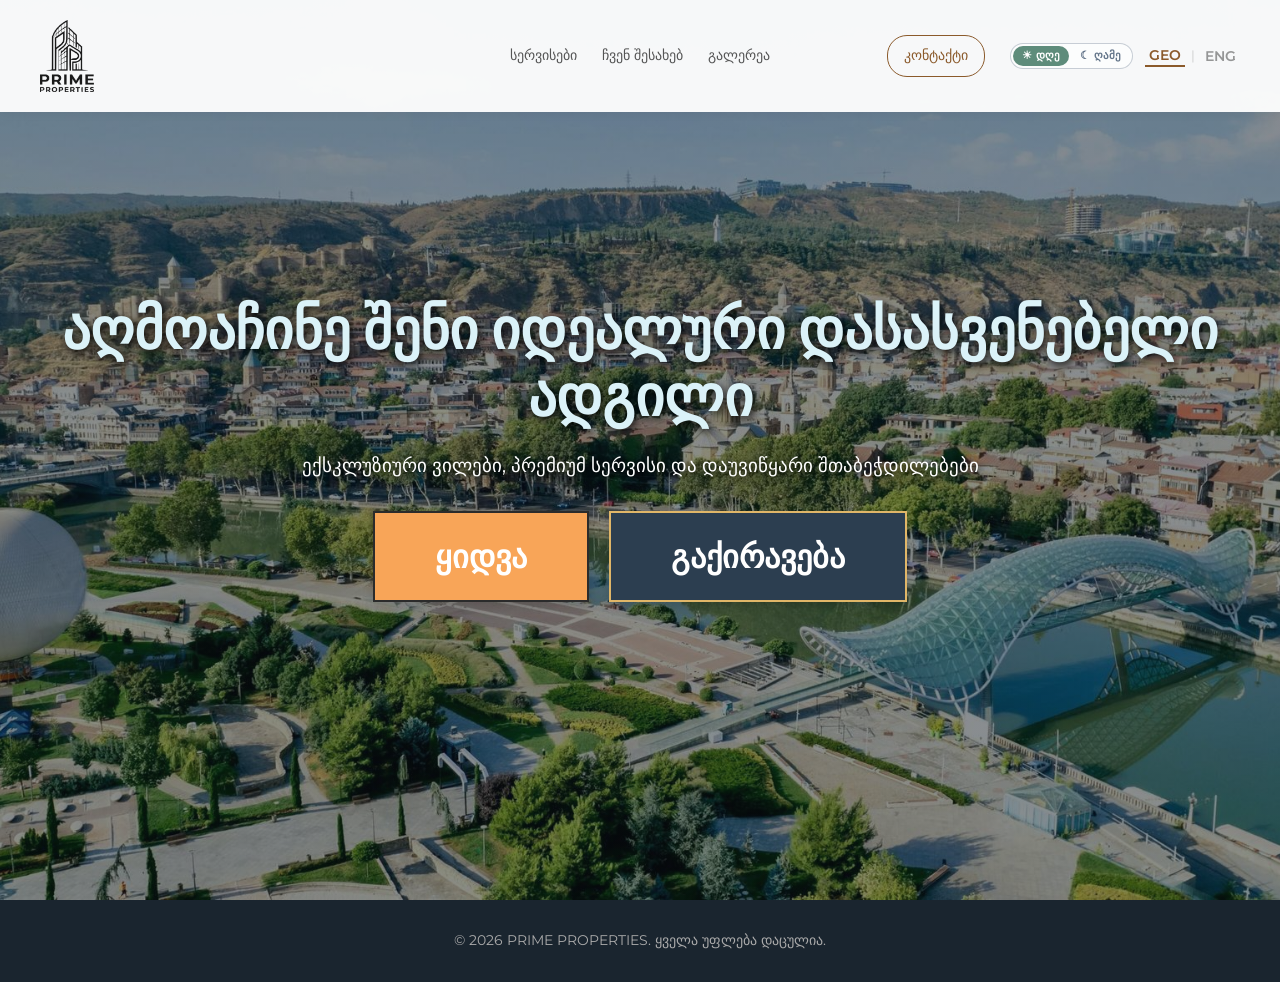
<file: index.html>
<!DOCTYPE html>
<html lang="ka">
<head>
    <meta charset="UTF-8">
    <meta name="viewport" content="width=device-width, initial-scale=1.0">
    <title>PRIME PROPERTIES | Real Estate & Villa Rentals</title>
    <!-- Google Fonts -->
    <link rel="preconnect" href="https://fonts.googleapis.com">
    <link rel="preconnect" href="https://fonts.gstatic.com" crossorigin>
    <link href="https://fonts.googleapis.com/css2?family=Cormorant+Garamond:wght@400;600&family=Montserrat:wght@300;400;500;600&display=swap" rel="stylesheet">
    <link rel="stylesheet" href="style.css">
<link rel="stylesheet" href="theme.css">
<script src="theme.js"></script>
</head>
<body>

    <!-- Header / Navigation -->
    <header class="navbar navbar-home">
        <a href="index.html" class="logo" aria-label="PRIME PROPERTIES"><img src="logo.png" alt="PRIME PROPERTIES"></a>
        <!-- შუაში: სერვისები / ჩვენ შესახებ / გალერეა -->
        <nav class="nav-links nav-center">
            <a href="services.html" data-i18n="nav_services">სერვისები</a>
            <a href="about.html" data-i18n="nav_about">ჩვენ შესახებ</a>
            <a href="gallery.html" data-i18n="nav_gallery">გალერეა</a>
        </nav>
        <!-- მარჯვნივ: კონტაქტი + გადამრთველები -->
        <div class="nav-links nav-right">
            <a href="contact.html" class="btn-nav" data-i18n="nav_contact">კონტაქტი</a>

            <!-- ენის გადართვის ღილაკები -->
            <div class="lang-switch">
                <button type="button" class="lang-btn active" onclick="changeLanguage('ka')">GEO</button>
                <span class="lang-divider">|</span>
                <button type="button" class="lang-btn" onclick="changeLanguage('en')">ENG</button>
            </div>
        </div>
    </header>

    <!-- Hero Section -->
    <section class="hero">
        <div class="hero-content">
            <h1 data-i18n="hero_title">აღმოაჩინე შენი იდეალური დასასვენებელი ადგილი</h1>
            <p data-i18n="hero_subtitle">ექსკლუზიური ვილები, პრემიუმ სერვისი და დაუვიწყარი შთაბეჭდილებები</p>
            
            <div class="hero-buttons">
                <a href="seal.html" class="btn-primary btn-sell" data-i18n="btn_buy">ყიდვა</a>
                <a href="rent.html" class="btn-primary btn-rent" data-i18n="btn_rent">გაქირავება</a>
            </div>
        </div>
    </section>

    <!-- Footer -->
    <footer>
        <p data-i18n="footer_rights">&copy; 2026 PRIME PROPERTIES. ყველა უფლება დაცულია.</p>
    </footer>

    <script src="script.js"></script>
</body>
</html>
</file>
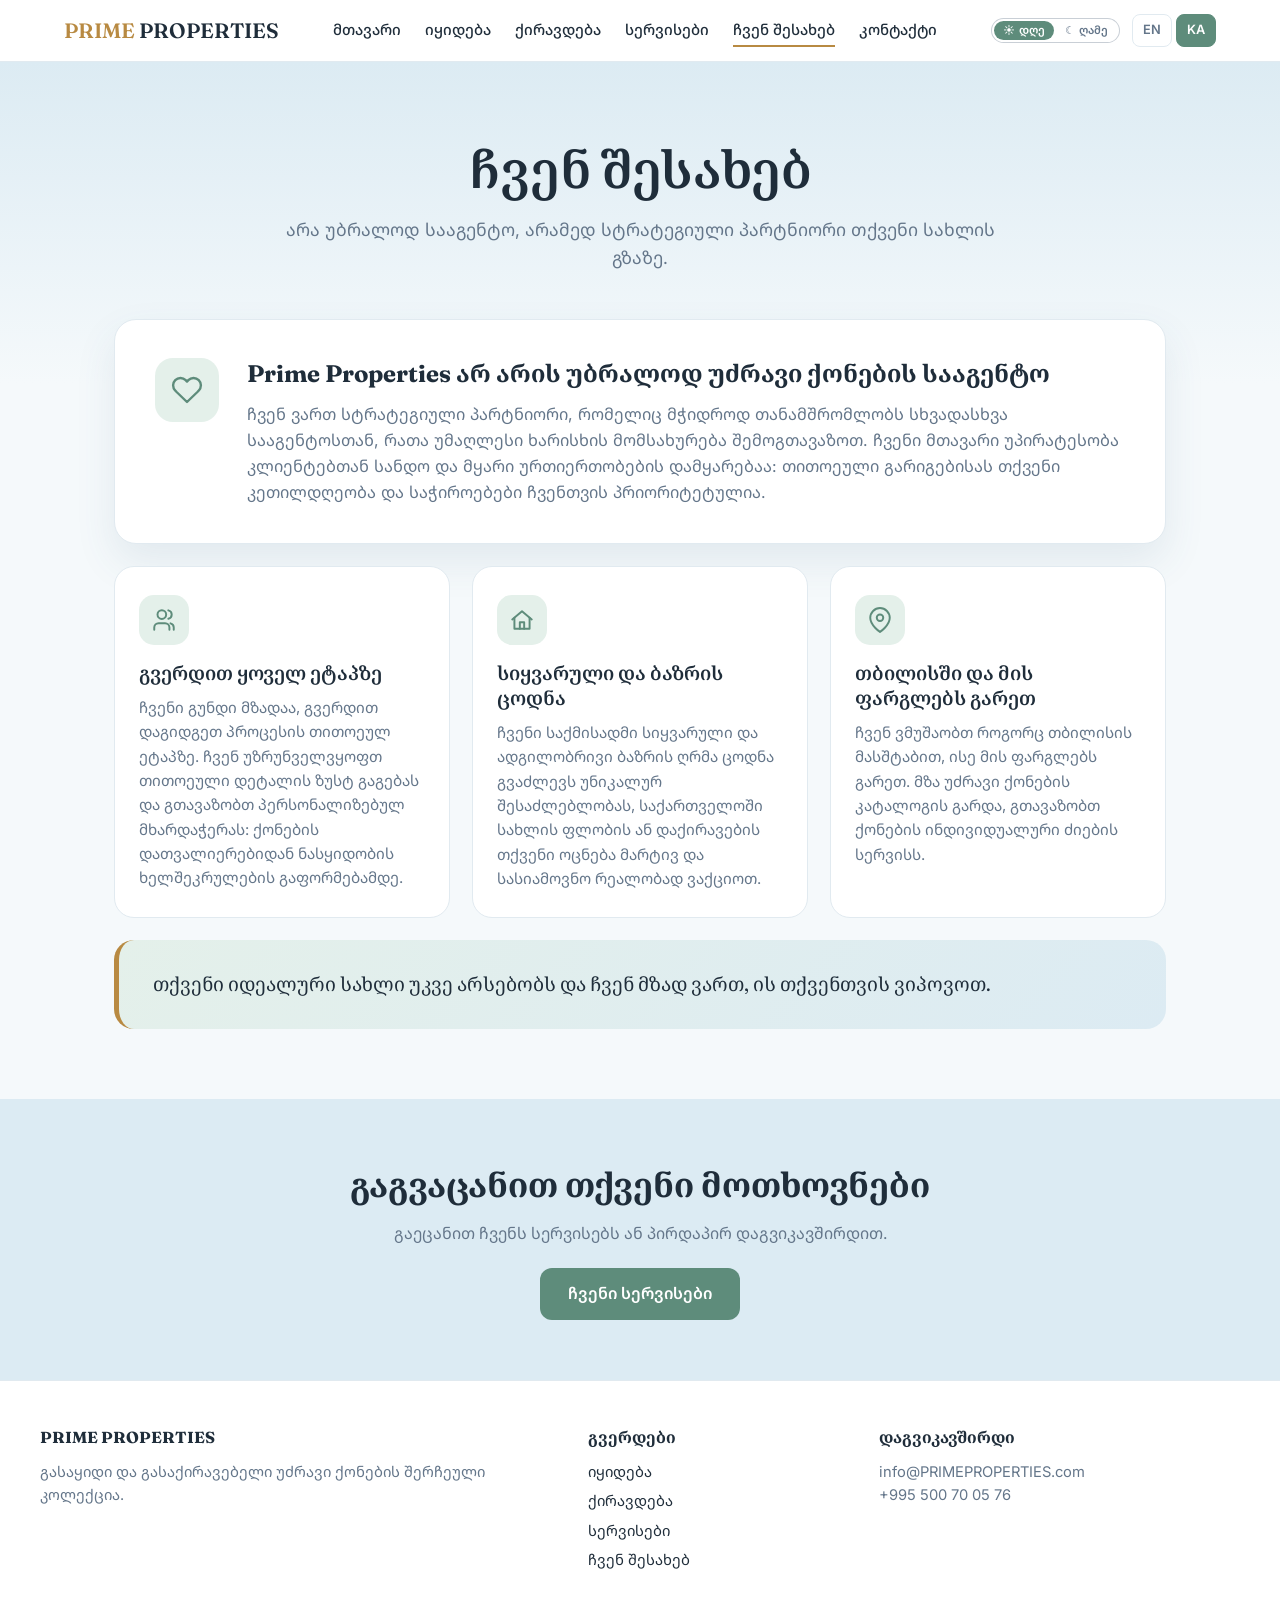
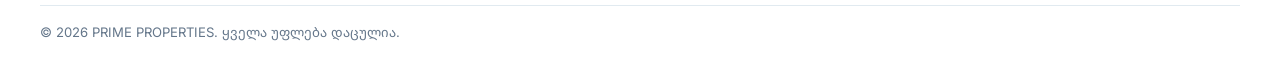
<file: about.html>
<!DOCTYPE html>
<html lang="ka">
<head>
<meta charset="UTF-8">
<meta name="viewport" content="width=device-width, initial-scale=1">
<title>ჩვენ შესახებ | PRIME PROPERTIES</title>
<link rel="preconnect" href="https://fonts.googleapis.com">
<link rel="preconnect" href="https://fonts.gstatic.com" crossorigin>
<link href="https://fonts.googleapis.com/css2?family=Fraunces:opsz,wght@9..144,500;9..144,600&family=Inter:wght@400;500;600&family=Noto+Sans+Georgian:wght@400;500;600&family=Noto+Serif+Georgian:wght@500;600&display=swap" rel="stylesheet">
<style>
:root{
  --bg:#F5F9FB; --surface:#fff; --ink:#1F2D3A; --muted:#64768A;
  --sky:#DCEBF3; --sage:#5E8C7B; --sage-dark:#4C7666; --sage-soft:#E4F0EA; --gold:#B88A42; --line:#E1EAF0;
  --serif:'Fraunces','Noto Serif Georgian',Georgia,serif;
  --sans:'Inter','Noto Sans Georgian',system-ui,sans-serif;
}
*{box-sizing:border-box;margin:0;padding:0}
body{font-family:var(--sans);background:var(--bg);color:var(--ink);line-height:1.6}
a{color:inherit;text-decoration:none}
:focus-visible{outline:3px solid var(--gold);outline-offset:2px}

/* Header */
.site-header{background:rgba(255,255,255,.92);backdrop-filter:blur(8px);border-bottom:1px solid var(--line);position:sticky;top:0;z-index:20}
.nav{max-width:1200px;margin:0 auto;padding:14px 24px;display:flex;align-items:center;justify-content:space-between;gap:16px}
.logo{font-family:var(--serif);font-size:1.3rem;font-weight:600}
.logo span{color:var(--gold)}
.nav ul{display:flex;gap:24px;list-style:none;font-size:.93rem;font-weight:500}
.nav ul a{padding:6px 0;border-bottom:2px solid transparent}
.nav ul a:hover,.nav ul a.active{border-color:var(--gold)}
.lang{display:flex;gap:4px}
.lang button{border:1px solid var(--line);background:#fff;padding:5px 10px;border-radius:8px;font:inherit;font-size:.8rem;font-weight:600;cursor:pointer;color:var(--muted)}
.lang button.on{background:var(--sage);border-color:var(--sage);color:#fff}
.menu-btn{display:none;background:none;border:1px solid var(--line);border-radius:8px;padding:8px 12px;font-size:1rem;cursor:pointer}

/* Hero */
.hero{background:linear-gradient(180deg,var(--sky) 0%,var(--bg) 100%);padding:76px 24px 110px;text-align:center}
.hero h1{font-family:var(--serif);font-weight:600;font-size:clamp(2rem,5vw,3.2rem);line-height:1.25;max-width:760px;margin:0 auto 14px}
.hero p{color:var(--muted);font-size:1.1rem;max-width:720px;margin:0 auto}

/* About */
.about{max-width:1100px;margin:-64px auto 0;padding:0 24px 70px;position:relative;z-index:5}
.lead{background:var(--surface);border:1px solid var(--line);border-radius:22px;padding:38px 40px;box-shadow:0 18px 40px rgba(60,100,130,.10);display:grid;grid-template-columns:auto 1fr;gap:28px;align-items:start}
.lead .mark{width:64px;height:64px;border-radius:18px;background:var(--sage-soft);color:var(--sage);display:grid;place-items:center}
.lead .mark svg{width:32px;height:32px}
.lead h2{font-family:var(--serif);font-size:1.5rem;line-height:1.3;margin-bottom:12px}
.lead p{color:var(--muted);font-size:1.02rem}
.three{display:grid;grid-template-columns:repeat(3,1fr);gap:22px;margin-top:22px}
.col{background:var(--surface);border:1px solid var(--line);border-radius:20px;padding:28px 24px 26px;transition:transform .25s,box-shadow .25s}
.col:hover{transform:translateY(-4px);box-shadow:0 18px 38px rgba(60,100,130,.13)}
.ico{width:50px;height:50px;border-radius:15px;background:var(--sage-soft);color:var(--sage);display:grid;place-items:center;margin-bottom:16px}
.ico svg{width:26px;height:26px}
.col h3{font-family:var(--serif);font-weight:600;font-size:1.2rem;line-height:1.3;margin-bottom:10px}
.col p{color:var(--muted);font-size:.95rem}
.quote{margin-top:22px;background:linear-gradient(135deg,var(--sage-soft),var(--sky));border-radius:20px;padding:30px 34px;border-left:5px solid var(--gold);font-family:var(--serif);font-size:1.2rem;line-height:1.5}

.cta-band{background:var(--sky);padding:60px 24px;text-align:center}
.cta-band h2{font-family:var(--serif);font-size:clamp(1.5rem,3.5vw,2.1rem);margin-bottom:8px}
.cta-band p{color:var(--muted);margin-bottom:22px}
.cta{display:inline-block;background:var(--sage);color:#fff;padding:13px 28px;border-radius:12px;font-weight:600;transition:background .2s}
.cta:hover{background:var(--sage-dark)}

/* Footer */
footer{background:#fff;padding:44px 24px 24px;border-top:1px solid var(--line)}
.foot-in{max-width:1200px;margin:0 auto;display:grid;grid-template-columns:2fr 1fr 1.4fr;gap:32px}
footer h4{font-family:var(--serif);margin-bottom:10px}
footer li{list-style:none;margin-bottom:6px;font-size:.92rem}
footer p{font-size:.92rem;color:var(--muted)}
.copy{max-width:1200px;margin:26px auto 0;padding-top:16px;border-top:1px solid var(--line);font-size:.82rem;color:var(--muted)}

@media(max-width:1000px){.three{grid-template-columns:1fr}}
@media(max-width:900px){.foot-in{grid-template-columns:1fr}}
@media(max-width:720px){
  .menu-btn{display:block}
  .nav ul{display:none;position:absolute;top:100%;left:0;right:0;background:#fff;flex-direction:column;gap:0;padding:8px 24px 16px;border-bottom:1px solid var(--line)}
  .nav ul.open{display:flex}
  .nav ul li{padding:10px 0}
  .lead{grid-template-columns:1fr;padding:26px 22px}
}
@media(prefers-reduced-motion:reduce){*{transition:none!important}}
</style>
<link rel="stylesheet" href="theme.css">
<script src="theme.js"></script>
</head>
<body>

<header class="site-header">
  <nav class="nav" aria-label="Main">
    <a href="index.html" class="logo"><span>PRIME</span> PROPERTIES</a>
    <button class="menu-btn" id="menuBtn" aria-label="Menu">☰</button>
    <ul id="menu">
      <li><a href="index.html" data-i18n="nav_home">მთავარი</a></li>
      <li><a href="seal.html" data-i18n="nav_sale">იყიდება</a></li>
      <li><a href="rent.html" data-i18n="nav_rent">ქირავდება</a></li>
      <li><a href="services.html" data-i18n="nav_services">სერვისები</a></li>
      <li><a href="about.html" class="active" data-i18n="nav_about">ჩვენ შესახებ</a></li>
      <li><a href="contact.html" data-i18n="nav_contact">კონტაქტი</a></li>
    </ul>
    <div class="lang"><button data-lang="en">EN</button><button data-lang="ka" class="on">KA</button></div>
  </nav>
</header>

<section class="hero">
  <h1 data-i18n="h1">ჩვენ შესახებ</h1>
  <p data-i18n="sub">არა უბრალოდ სააგენტო, არამედ სტრატეგიული პარტნიორი თქვენი სახლის გზაზე.</p>
</section>

<section class="about">
  <div class="lead">
    <div class="mark"><svg viewBox="0 0 24 24" fill="none" stroke="currentColor" stroke-width="1.8" stroke-linecap="round" stroke-linejoin="round" aria-hidden="true"><path d="M20.8 4.6a5.5 5.5 0 0 0-7.8 0L12 5.7l-1-1.1a5.5 5.5 0 0 0-7.8 7.8l1 1.1L12 21l7.8-7.5 1-1.1a5.5 5.5 0 0 0 0-7.8z"/></svg></div>
    <div>
      <h2 data-i18n="lh">Prime Properties არ არის უბრალოდ უძრავი ქონების სააგენტო</h2>
      <p data-i18n="lp">ჩვენ ვართ სტრატეგიული პარტნიორი, რომელიც მჭიდროდ თანამშრომლობს სხვადასხვა სააგენტოსთან, რათა უმაღლესი ხარისხის მომსახურება შემოგთავაზოთ. ჩვენი მთავარი უპირატესობა კლიენტებთან სანდო და მყარი ურთიერთობების დამყარებაა: თითოეული გარიგებისას თქვენი კეთილდღეობა და საჭიროებები ჩვენთვის პრიორიტეტულია.</p>
    </div>
  </div>

  <div class="three">
    <article class="col">
      <div class="ico"><svg viewBox="0 0 24 24" fill="none" stroke="currentColor" stroke-width="1.8" stroke-linecap="round" stroke-linejoin="round" aria-hidden="true"><path d="M17 21v-2a4 4 0 0 0-4-4H7a4 4 0 0 0-4 4v2"/><circle cx="10" cy="7" r="4"/><path d="M21 21v-2a4 4 0 0 0-3-3.9"/><path d="M16 3.1a4 4 0 0 1 0 7.8"/></svg></div>
      <h3 data-i18n="a1h">გვერდით ყოველ ეტაპზე</h3>
      <p data-i18n="a1p">ჩვენი გუნდი მზადაა, გვერდით დაგიდგეთ პროცესის თითოეულ ეტაპზე. ჩვენ უზრუნველვყოფთ თითოეული დეტალის ზუსტ გაგებას და გთავაზობთ პერსონალიზებულ მხარდაჭერას: ქონების დათვალიერებიდან ნასყიდობის ხელშეკრულების გაფორმებამდე.</p>
    </article>
    <article class="col">
      <div class="ico"><svg viewBox="0 0 24 24" fill="none" stroke="currentColor" stroke-width="1.8" stroke-linecap="round" stroke-linejoin="round" aria-hidden="true"><path d="M3 11.5 12 4l9 7.5"/><path d="M5 10v10h14V10"/><path d="M10 20v-6h4v6"/></svg></div>
      <h3 data-i18n="a2h">სიყვარული და ბაზრის ცოდნა</h3>
      <p data-i18n="a2p">ჩვენი საქმისადმი სიყვარული და ადგილობრივი ბაზრის ღრმა ცოდნა გვაძლევს უნიკალურ შესაძლებლობას, საქართველოში სახლის ფლობის ან დაქირავების თქვენი ოცნება მარტივ და სასიამოვნო რეალობად ვაქციოთ.</p>
    </article>
    <article class="col">
      <div class="ico"><svg viewBox="0 0 24 24" fill="none" stroke="currentColor" stroke-width="1.8" stroke-linecap="round" stroke-linejoin="round" aria-hidden="true"><path d="M21 10c0 7-9 13-9 13S3 17 3 10a9 9 0 0 1 18 0z"/><circle cx="12" cy="10" r="3"/></svg></div>
      <h3 data-i18n="a3h">თბილისში და მის ფარგლებს გარეთ</h3>
      <p data-i18n="a3p">ჩვენ ვმუშაობთ როგორც თბილისის მასშტაბით, ისე მის ფარგლებს გარეთ. მზა უძრავი ქონების კატალოგის გარდა, გთავაზობთ ქონების ინდივიდუალური ძიების სერვისს.</p>
    </article>
  </div>

  <div class="quote" data-i18n="q">თქვენი იდეალური სახლი უკვე არსებობს და ჩვენ მზად ვართ, ის თქვენთვის ვიპოვოთ.</div>
</section>

<section class="cta-band">
  <h2 data-i18n="ctah">გაგვაცანით თქვენი მოთხოვნები</h2>
  <p data-i18n="ctap">გაეცანით ჩვენს სერვისებს ან პირდაპირ დაგვიკავშირდით.</p>
  <a href="services.html" class="cta" data-i18n="ctab">ჩვენი სერვისები</a>
</section>

<footer id="contact">
  <div class="foot-in">
    <div><h4>PRIME PROPERTIES</h4><p data-i18n="f_about">გასაყიდი და გასაქირავებელი უძრავი ქონების შერჩეული კოლექცია.</p></div>
    <div><h4 data-i18n="f_pages">გვერდები</h4><ul><li><a href="seal.html" data-i18n="nav_sale">იყიდება</a></li><li><a href="rent.html" data-i18n="nav_rent">ქირავდება</a></li><li><a href="services.html" data-i18n="nav_services">სერვისები</a></li><li><a href="about.html" data-i18n="nav_about">ჩვენ შესახებ</a></li></ul></div>
    <div><h4 data-i18n="f_touch">დაგვიკავშირდი</h4><p>info@PRIMEPROPERTIES.com<br>+995 500 70 05 76</p></div>
  </div>
  <div class="copy" data-i18n="copy">© 2026 PRIME PROPERTIES. ყველა უფლება დაცულია.</div>
</footer>

<script>
const T = {
 en:{title:'About us | PRIME PROPERTIES',
  nav_home:'Home',nav_sale:'For sale',nav_rent:'For rent',nav_services:'Services',nav_about:'About us',nav_contact:'Contacts',
  h1:'About us',sub:'Not just an agency, but a strategic partner on your way to a home.',
  lh:'Prime Properties is not just a real estate agency',
  lp:'We are a strategic partner that works closely with various agencies to offer you the highest quality of service. Our main advantage is building trusted, lasting relationships with our clients: in every transaction, your well-being and needs are our priority.',
  a1h:'By your side at every step',
  a1p:'Our team is ready to stand by you at every stage of the process. We make sure every detail is understood precisely and offer personalised support, from viewing the property to signing the purchase agreement.',
  a2h:'Passion and market knowledge',
  a2p:'Our love for what we do and deep knowledge of the local market give us a unique opportunity to turn your dream of owning or renting a home in Georgia into a simple and pleasant reality.',
  a3h:'In Tbilisi and beyond',
  a3p:'We work both across Tbilisi and beyond it. In addition to our catalogue of ready properties, we offer an individual property search service.',
  q:'Your ideal home already exists, and we are ready to find it for you.',
  ctah:'Tell us what you are looking for',ctap:'Explore our services or contact us directly.',ctab:'Our services',
  f_about:'A curated collection of properties for sale and for rent.',f_pages:'Pages',f_touch:'Get in touch',
  copy:'© 2026 PRIME PROPERTIES. All rights reserved.'},
 ka:{title:'ჩვენ შესახებ | PRIME PROPERTIES',
  nav_home:'მთავარი',nav_sale:'იყიდება',nav_rent:'ქირავდება',nav_services:'სერვისები',nav_about:'ჩვენ შესახებ',nav_contact:'კონტაქტი',
  h1:'ჩვენ შესახებ',sub:'არა უბრალოდ სააგენტო, არამედ სტრატეგიული პარტნიორი თქვენი სახლის გზაზე.',
  lh:'Prime Properties არ არის უბრალოდ უძრავი ქონების სააგენტო',
  lp:'ჩვენ ვართ სტრატეგიული პარტნიორი, რომელიც მჭიდროდ თანამშრომლობს სხვადასხვა სააგენტოსთან, რათა უმაღლესი ხარისხის მომსახურება შემოგთავაზოთ. ჩვენი მთავარი უპირატესობა კლიენტებთან სანდო და მყარი ურთიერთობების დამყარებაა: თითოეული გარიგებისას თქვენი კეთილდღეობა და საჭიროებები ჩვენთვის პრიორიტეტულია.',
  a1h:'გვერდით ყოველ ეტაპზე',
  a1p:'ჩვენი გუნდი მზადაა, გვერდით დაგიდგეთ პროცესის თითოეულ ეტაპზე. ჩვენ უზრუნველვყოფთ თითოეული დეტალის ზუსტ გაგებას და გთავაზობთ პერსონალიზებულ მხარდაჭერას: ქონების დათვალიერებიდან ნასყიდობის ხელშეკრულების გაფორმებამდე.',
  a2h:'სიყვარული და ბაზრის ცოდნა',
  a2p:'ჩვენი საქმისადმი სიყვარული და ადგილობრივი ბაზრის ღრმა ცოდნა გვაძლევს უნიკალურ შესაძლებლობას, საქართველოში სახლის ფლობის ან დაქირავების თქვენი ოცნება მარტივ და სასიამოვნო რეალობად ვაქციოთ.',
  a3h:'თბილისში და მის ფარგლებს გარეთ',
  a3p:'ჩვენ ვმუშაობთ როგორც თბილისის მასშტაბით, ისე მის ფარგლებს გარეთ. მზა უძრავი ქონების კატალოგის გარდა, გთავაზობთ ქონების ინდივიდუალური ძიების სერვისს.',
  q:'თქვენი იდეალური სახლი უკვე არსებობს და ჩვენ მზად ვართ, ის თქვენთვის ვიპოვოთ.',
  ctah:'გაგვაცანით თქვენი მოთხოვნები',ctap:'გაეცანით ჩვენს სერვისებს ან პირდაპირ დაგვიკავშირდით.',ctab:'ჩვენი სერვისები',
  f_about:'გასაყიდი და გასაქირავებელი უძრავი ქონების შერჩეული კოლექცია.',f_pages:'გვერდები',f_touch:'დაგვიკავშირდი',
  copy:'© 2026 PRIME PROPERTIES. ყველა უფლება დაცულია.'}
};
let lang = 'ka';
try { if (localStorage.getItem('lang') === 'en') lang = 'en'; } catch (e) {}
function setLang(l){
  lang = l;
  document.documentElement.lang = l;
  document.title = T[l].title;
  try { localStorage.setItem('lang', l); } catch (e) {}
  document.querySelectorAll('[data-i18n]').forEach(el => { const v = T[l][el.dataset.i18n]; if (v) el.textContent = v; });
  document.querySelectorAll('.lang button').forEach(b => b.classList.toggle('on', b.dataset.lang === l));
}
document.querySelector('.lang').addEventListener('click', e => { const b = e.target.closest('button'); if (b) setLang(b.dataset.lang); });
document.getElementById('menuBtn').addEventListener('click', () => document.getElementById('menu').classList.toggle('open'));
setLang(lang);
</script>
</body>
</html>
</file>
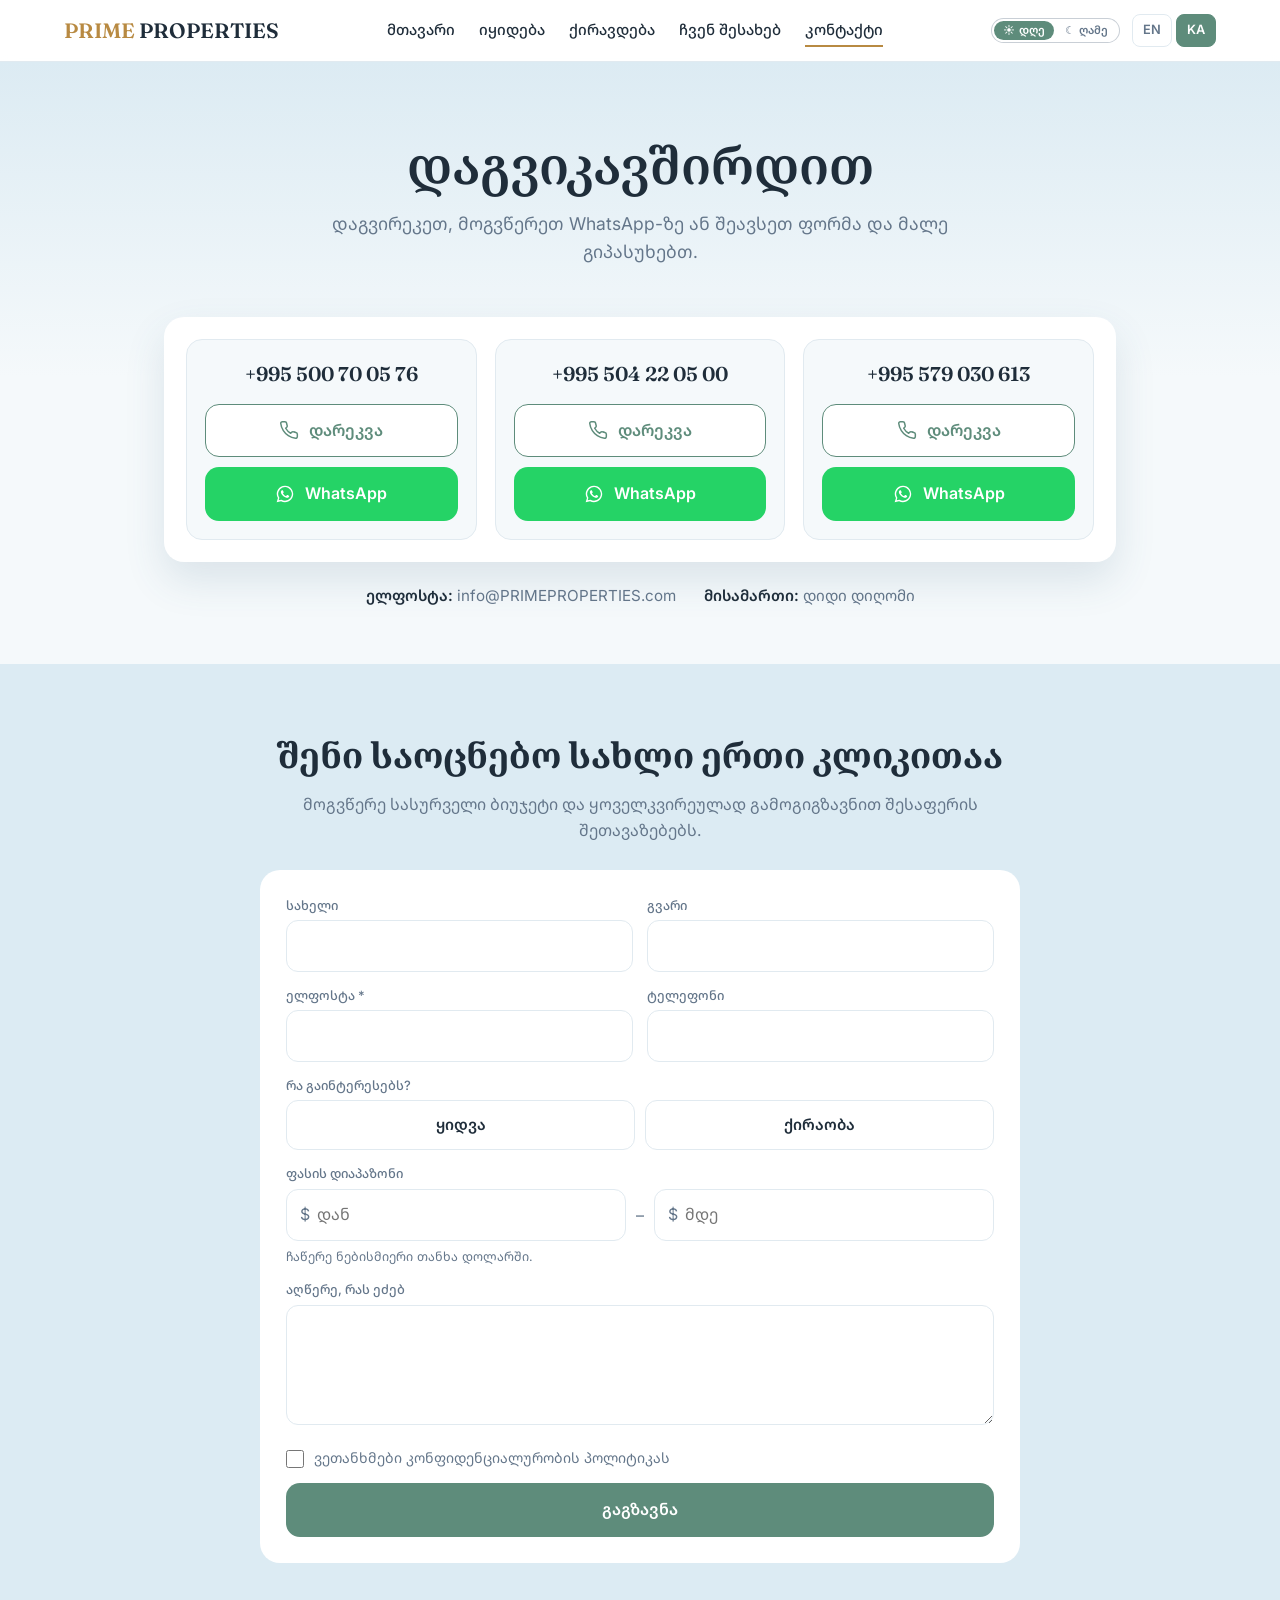
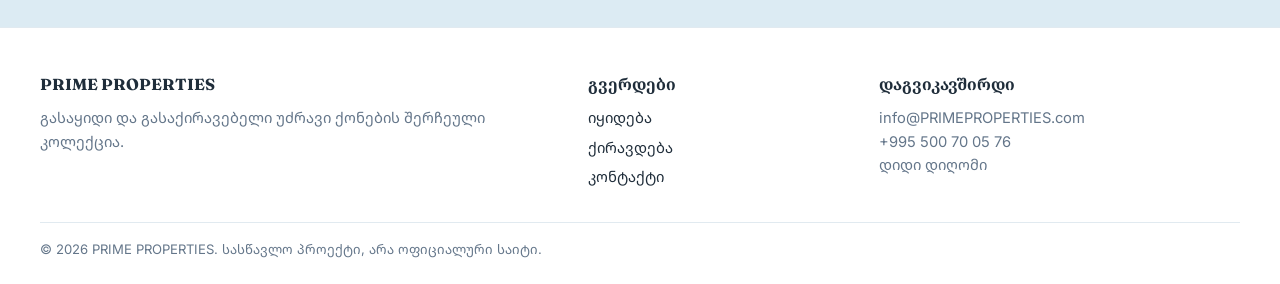
<file: contact.html>
<!DOCTYPE html>
<html lang="ka">
<head>
<meta charset="UTF-8">
<meta name="viewport" content="width=device-width, initial-scale=1">
<title>კონტაქტი | PRIME PROPERTIES</title>
<link rel="preconnect" href="https://fonts.googleapis.com">
<link rel="preconnect" href="https://fonts.gstatic.com" crossorigin>
<link href="https://fonts.googleapis.com/css2?family=Fraunces:opsz,wght@9..144,500;9..144,600&family=Inter:wght@400;500;600&family=Noto+Sans+Georgian:wght@400;500;600&family=Noto+Serif+Georgian:wght@500;600&display=swap" rel="stylesheet">
<style>
:root{
  --bg:#F5F9FB; --surface:#fff; --ink:#1F2D3A; --muted:#64768A;
  --sky:#DCEBF3; --sage:#5E8C7B; --sage-dark:#4C7666; --sage-soft:#E4F0EA; --gold:#B88A42; --line:#E1EAF0;
  --serif:'Fraunces','Noto Serif Georgian',Georgia,serif;
  --sans:'Inter','Noto Sans Georgian',system-ui,sans-serif;
}
*{box-sizing:border-box;margin:0;padding:0}
html{scroll-behavior:smooth}
body{font-family:var(--sans);background:var(--bg);color:var(--ink);line-height:1.6}
a{color:inherit;text-decoration:none}
:focus-visible{outline:3px solid var(--gold);outline-offset:2px}

/* Header */
.site-header{background:rgba(255,255,255,.92);backdrop-filter:blur(8px);border-bottom:1px solid var(--line);position:sticky;top:0;z-index:20}
.nav{max-width:1200px;margin:0 auto;padding:14px 24px;display:flex;align-items:center;justify-content:space-between;gap:16px}
.logo{font-family:var(--serif);font-size:1.3rem;font-weight:600}
.logo span{color:var(--gold)}
.nav ul{display:flex;gap:24px;list-style:none;font-size:.93rem;font-weight:500}
.nav ul a{padding:6px 0;border-bottom:2px solid transparent}
.nav ul a:hover,.nav ul a.active{border-color:var(--gold)}
.lang{display:flex;gap:4px}
.lang button{border:1px solid var(--line);background:#fff;padding:5px 10px;border-radius:8px;font:inherit;font-size:.8rem;font-weight:600;cursor:pointer;color:var(--muted)}
.lang button.on{background:var(--sage);border-color:var(--sage);color:#fff}
.menu-btn{display:none;background:none;border:1px solid var(--line);border-radius:8px;padding:8px 12px;font-size:1rem;cursor:pointer}

/* Hero + quick contact */
.hero{background:linear-gradient(180deg,var(--sky) 0%,var(--bg) 100%);padding:72px 24px 110px;text-align:center}
.hero h1{font-family:var(--serif);font-weight:600;font-size:clamp(2rem,5vw,3.2rem);line-height:1.25;margin-bottom:12px}
.hero p{color:var(--muted);font-size:1.1rem;max-width:640px;margin:0 auto}
.quick{max-width:1000px;margin:-60px auto 0;padding:0 24px;position:relative;z-index:5}
.quick-box{background:var(--surface);border-radius:20px;box-shadow:0 18px 40px rgba(60,100,130,.14);padding:22px;display:grid;grid-template-columns:repeat(3,1fr);gap:18px}
.num-card{display:flex;flex-direction:column;gap:10px;padding:18px;border:1px solid var(--line);border-radius:16px;background:var(--bg);text-align:center}
.num{font-family:var(--serif);font-weight:600;font-size:1.25rem;margin-bottom:4px}
.btn{display:inline-flex;align-items:center;justify-content:center;gap:10px;padding:13px 20px;border-radius:14px;font:inherit;font-weight:600;border:1px solid transparent;cursor:pointer;transition:background .2s}
.btn svg{flex-shrink:0}
.btn.wa{background:#25D366;color:#fff}
.btn.wa:hover{background:#1EBE5A}
.btn.call{background:#fff;color:var(--sage);border-color:var(--sage)}
.btn.call:hover{background:var(--sage-soft)}
.btn.send{background:var(--sage);color:#fff}
.btn.send:hover{background:var(--sage-dark)}
.info{max-width:760px;margin:22px auto 0;padding:0 24px;display:flex;justify-content:center;flex-wrap:wrap;gap:8px 28px;color:var(--muted);font-size:.95rem}
.info b{color:var(--ink);font-weight:600}

/* Form */
.contact{background:var(--sky);padding:64px 24px;margin-top:56px}
.contact-in{max-width:760px;margin:0 auto;text-align:center}
.contact h2{font-family:var(--serif);font-size:clamp(1.6rem,3.5vw,2.2rem);margin-bottom:8px}
.contact-in>p{color:var(--muted);margin-bottom:26px}
.form{background:#fff;border-radius:20px;padding:26px;display:grid;grid-template-columns:1fr 1fr;gap:14px;text-align:left}
.full{grid-column:1/-1}
.field label{display:block;font-size:.8rem;color:var(--muted);margin-bottom:4px;font-weight:500}
.field input,.field select,.field textarea{width:100%;padding:12px 14px;border:1px solid var(--line);border-radius:12px;font:inherit;background:#fff;color:var(--ink)}
.field textarea{min-height:120px;resize:vertical}
.check{display:flex;align-items:flex-start;gap:10px;font-size:.88rem;color:var(--muted);cursor:pointer}
.check input{width:18px;height:18px;margin-top:3px;accent-color:var(--sage);flex-shrink:0}
.seg{display:grid;grid-template-columns:1fr 1fr;gap:10px}
.seg label{margin:0;cursor:pointer}
.seg input{position:absolute;opacity:0;pointer-events:none}
.seg span{display:block;text-align:center;padding:12px 14px;border:1px solid var(--line);border-radius:12px;font-weight:600;font-size:.95rem;color:var(--ink);background:var(--surface);transition:background .2s,color .2s,border-color .2s}
.seg label:hover span{border-color:var(--sage)}
.seg input:checked+span{background:var(--sage);border-color:var(--sage);color:#fff}
.seg input:focus-visible+span{outline:3px solid var(--gold);outline-offset:2px}
.price-row{display:grid;grid-template-columns:1fr auto 1fr;gap:10px;align-items:end}
.price-row .dash{padding-bottom:12px;color:var(--muted)}
.price-in{position:relative}
.price-in i{position:absolute;left:14px;top:50%;transform:translateY(-50%);font-style:normal;color:var(--muted);pointer-events:none}
.price-in input{padding-left:30px}
.price-row input[type=number]{-moz-appearance:textfield}
.price-row input::-webkit-outer-spin-button,.price-row input::-webkit-inner-spin-button{-webkit-appearance:none;margin:0}
.field[hidden]{display:none}
.hint{font-size:.78rem;color:var(--muted);margin-top:6px}
.ok{display:none;color:var(--sage);font-weight:600;margin-top:16px}

/* Footer */
footer{background:#fff;padding:44px 24px 24px;border-top:1px solid var(--line)}
.foot-in{max-width:1200px;margin:0 auto;display:grid;grid-template-columns:2fr 1fr 1.4fr;gap:32px}
footer h4{font-family:var(--serif);margin-bottom:10px}
footer li{list-style:none;margin-bottom:6px;font-size:.92rem}
footer p{font-size:.92rem;color:var(--muted)}
.copy{max-width:1200px;margin:26px auto 0;padding-top:16px;border-top:1px solid var(--line);font-size:.82rem;color:var(--muted)}

@media(max-width:900px){.foot-in{grid-template-columns:1fr}}
@media(max-width:860px){.quick-box{grid-template-columns:1fr}}
@media(max-width:720px){
  .menu-btn{display:block}
  .nav ul{display:none;position:absolute;top:100%;left:0;right:0;background:#fff;flex-direction:column;gap:0;padding:8px 24px 16px;border-bottom:1px solid var(--line)}
  .nav ul.open{display:flex}
  .nav ul li{padding:10px 0}
  .form{grid-template-columns:1fr}
}
@media(prefers-reduced-motion:reduce){*{transition:none!important;scroll-behavior:auto!important}}
</style>
<link rel="stylesheet" href="theme.css">
<script src="theme.js"></script>
</head>
<body>

<header class="site-header">
  <nav class="nav" aria-label="Main">
    <a href="index.html" class="logo"><span>PRIME</span> PROPERTIES</a>
    <button class="menu-btn" id="menuBtn" aria-label="Menu">☰</button>
    <ul id="menu">
      <li><a href="index.html" data-i18n="nav_home">მთავარი</a></li>
      <li><a href="seal.html" data-i18n="nav_sale">იყიდება</a></li>
      <li><a href="rent.html" data-i18n="nav_rent">ქირავდება</a></li>
      <li><a href="about.html" data-i18n="nav_about">ჩვენ შესახებ</a></li>
      <li><a href="contact.html" class="active" data-i18n="nav_contact">კონტაქტი</a></li>
    </ul>
    <div class="lang"><button data-lang="en">EN</button><button data-lang="ka" class="on">KA</button></div>
  </nav>
</header>

<section class="hero">
  <h1 data-i18n="h1">დაგვიკავშირდით</h1>
  <p data-i18n="sub">დაგვირეკეთ, მოგვწერეთ WhatsApp-ზე ან შეავსეთ ფორმა და მალე გიპასუხებთ.</p>
</section>

<section class="quick">
  <div class="quick-box">
    <div class="num-card">
      <div class="num">+995 500 70 05 76</div>
      <a href="tel:+995500700576" class="btn call"><svg viewBox="0 0 24 24" width="20" height="20" fill="none" stroke="currentColor" stroke-width="1.8" stroke-linecap="round" stroke-linejoin="round" aria-hidden="true"><path d="M22 16.9v3a2 2 0 0 1-2.2 2 19.8 19.8 0 0 1-8.6-3.1 19.5 19.5 0 0 1-6-6A19.8 19.8 0 0 1 2.1 4.2 2 2 0 0 1 4.1 2h3a2 2 0 0 1 2 1.7c.1 1 .4 1.9.7 2.8a2 2 0 0 1-.5 2.1L8 9.9a16 16 0 0 0 6 6l1.3-1.3a2 2 0 0 1 2.1-.4c.9.3 1.8.6 2.8.7a2 2 0 0 1 1.7 2Z"/></svg><span data-i18n="call">დარეკვა</span></a>
      <a href="https://wa.me/995500700576" class="btn wa" target="_blank" rel="noopener"><svg viewBox="0 0 24 24" width="20" height="20" fill="currentColor" aria-hidden="true"><path d="M12.04 2a9.9 9.9 0 0 0-8.5 14.9L2 22l5.25-1.37A9.9 9.9 0 1 0 12.04 2Zm0 18.1a8.2 8.2 0 0 1-4.2-1.16l-.3-.18-3.1.8.83-3.02-.2-.31a8.2 8.2 0 1 1 6.97 3.87Zm4.5-6.14c-.25-.12-1.46-.72-1.69-.8-.22-.08-.39-.12-.55.12-.17.25-.64.8-.78.97-.14.16-.29.18-.54.06-.25-.12-1.04-.38-1.98-1.22-.73-.65-1.23-1.46-1.37-1.7-.14-.25-.02-.38.1-.5.11-.11.25-.29.37-.43.12-.14.16-.25.25-.41.08-.17.04-.31-.02-.43-.06-.12-.55-1.33-.76-1.82-.2-.48-.4-.41-.55-.42h-.47c-.16 0-.43.06-.65.31-.22.25-.86.84-.86 2.05s.88 2.38 1 2.55c.12.16 1.73 2.64 4.2 3.7.59.26 1.05.41 1.4.52.59.19 1.13.16 1.55.1.47-.07 1.46-.6 1.66-1.17.2-.58.2-1.07.14-1.17-.06-.1-.22-.16-.47-.29Z"/></svg><span>WhatsApp</span></a>
    </div>
    <div class="num-card">
      <div class="num">+995 504 22 05 00</div>
      <a href="tel:+995504220500" class="btn call"><svg viewBox="0 0 24 24" width="20" height="20" fill="none" stroke="currentColor" stroke-width="1.8" stroke-linecap="round" stroke-linejoin="round" aria-hidden="true"><path d="M22 16.9v3a2 2 0 0 1-2.2 2 19.8 19.8 0 0 1-8.6-3.1 19.5 19.5 0 0 1-6-6A19.8 19.8 0 0 1 2.1 4.2 2 2 0 0 1 4.1 2h3a2 2 0 0 1 2 1.7c.1 1 .4 1.9.7 2.8a2 2 0 0 1-.5 2.1L8 9.9a16 16 0 0 0 6 6l1.3-1.3a2 2 0 0 1 2.1-.4c.9.3 1.8.6 2.8.7a2 2 0 0 1 1.7 2Z"/></svg><span data-i18n="call">დარეკვა</span></a>
      <a href="https://wa.me/995504220500" class="btn wa" target="_blank" rel="noopener"><svg viewBox="0 0 24 24" width="20" height="20" fill="currentColor" aria-hidden="true"><path d="M12.04 2a9.9 9.9 0 0 0-8.5 14.9L2 22l5.25-1.37A9.9 9.9 0 1 0 12.04 2Zm0 18.1a8.2 8.2 0 0 1-4.2-1.16l-.3-.18-3.1.8.83-3.02-.2-.31a8.2 8.2 0 1 1 6.97 3.87Zm4.5-6.14c-.25-.12-1.46-.72-1.69-.8-.22-.08-.39-.12-.55.12-.17.25-.64.8-.78.97-.14.16-.29.18-.54.06-.25-.12-1.04-.38-1.98-1.22-.73-.65-1.23-1.46-1.37-1.7-.14-.25-.02-.38.1-.5.11-.11.25-.29.37-.43.12-.14.16-.25.25-.41.08-.17.04-.31-.02-.43-.06-.12-.55-1.33-.76-1.82-.2-.48-.4-.41-.55-.42h-.47c-.16 0-.43.06-.65.31-.22.25-.86.84-.86 2.05s.88 2.38 1 2.55c.12.16 1.73 2.64 4.2 3.7.59.26 1.05.41 1.4.52.59.19 1.13.16 1.55.1.47-.07 1.46-.6 1.66-1.17.2-.58.2-1.07.14-1.17-.06-.1-.22-.16-.47-.29Z"/></svg><span>WhatsApp</span></a>
    </div>
    <div class="num-card">
      <div class="num">+995 579 030 613</div>
      <a href="tel:+995579030613" class="btn call"><svg viewBox="0 0 24 24" width="20" height="20" fill="none" stroke="currentColor" stroke-width="1.8" stroke-linecap="round" stroke-linejoin="round" aria-hidden="true"><path d="M22 16.9v3a2 2 0 0 1-2.2 2 19.8 19.8 0 0 1-8.6-3.1 19.5 19.5 0 0 1-6-6A19.8 19.8 0 0 1 2.1 4.2 2 2 0 0 1 4.1 2h3a2 2 0 0 1 2 1.7c.1 1 .4 1.9.7 2.8a2 2 0 0 1-.5 2.1L8 9.9a16 16 0 0 0 6 6l1.3-1.3a2 2 0 0 1 2.1-.4c.9.3 1.8.6 2.8.7a2 2 0 0 1 1.7 2Z"/></svg><span data-i18n="call">დარეკვა</span></a>
      <a href="https://wa.me/995579030613" class="btn wa" target="_blank" rel="noopener"><svg viewBox="0 0 24 24" width="20" height="20" fill="currentColor" aria-hidden="true"><path d="M12.04 2a9.9 9.9 0 0 0-8.5 14.9L2 22l5.25-1.37A9.9 9.9 0 1 0 12.04 2Zm0 18.1a8.2 8.2 0 0 1-4.2-1.16l-.3-.18-3.1.8.83-3.02-.2-.31a8.2 8.2 0 1 1 6.97 3.87Zm4.5-6.14c-.25-.12-1.46-.72-1.69-.8-.22-.08-.39-.12-.55.12-.17.25-.64.8-.78.97-.14.16-.29.18-.54.06-.25-.12-1.04-.38-1.98-1.22-.73-.65-1.23-1.46-1.37-1.7-.14-.25-.02-.38.1-.5.11-.11.25-.29.37-.43.12-.14.16-.25.25-.41.08-.17.04-.31-.02-.43-.06-.12-.55-1.33-.76-1.82-.2-.48-.4-.41-.55-.42h-.47c-.16 0-.43.06-.65.31-.22.25-.86.84-.86 2.05s.88 2.38 1 2.55c.12.16 1.73 2.64 4.2 3.7.59.26 1.05.41 1.4.52.59.19 1.13.16 1.55.1.47-.07 1.46-.6 1.66-1.17.2-.58.2-1.07.14-1.17-.06-.1-.22-.16-.47-.29Z"/></svg><span>WhatsApp</span></a>
    </div>
  </div>
</section>

<div class="info">
  <span><b data-i18n="l_mail">ელფოსტა:</b> info@PRIMEPROPERTIES.com</span>
  <span><b data-i18n="l_addr">მისამართი:</b> <span data-i18n="addr">დიდი დიღომი</span></span>
</div>

<section class="contact" id="contact">
  <div class="contact-in">
    <h2 data-i18n="c_title">შენი საოცნებო სახლი ერთი კლიკითაა</h2>
    <p data-i18n="c_text">მოგვწერე სასურველი ბიუჯეტი და ყოველკვირეულად გამოგიგზავნით შესაფერის შეთავაზებებს.</p>
    <form class="form" id="form">
      <div class="field"><label for="n1" data-i18n="c_name">სახელი</label><input id="n1" required></div>
      <div class="field"><label for="n2" data-i18n="c_surname">გვარი</label><input id="n2"></div>
      <div class="field"><label for="em" data-i18n="c_email">ელფოსტა *</label><input id="em" type="email" required></div>
      <div class="field"><label for="tel" data-i18n="c_tel">ტელეფონი</label><input id="tel" type="tel"></div>
      <div class="field full" role="radiogroup" aria-labelledby="dealLbl"><label id="dealLbl" data-i18n="c_deal">რა გაინტერესებს?</label>
        <div class="seg">
          <label><input type="radio" name="deal" value="ყიდვა" required><span data-i18n="c_buy">ყიდვა</span></label>
          <label><input type="radio" name="deal" value="ქირაობა"><span data-i18n="c_rentopt">ქირაობა</span></label>
        </div>
      </div>
      <div class="field full" id="periodBox" hidden role="radiogroup" aria-labelledby="perLbl"><label id="perLbl" data-i18n="c_period">ფასი რა პერიოდზე?</label>
        <div class="seg">
          <label><input type="radio" name="period" value="თვეში"><span data-i18n="c_month">თვეში</span></label>
          <label><input type="radio" name="period" value="ღამეში"><span data-i18n="c_night">ღამეში</span></label>
        </div>
      </div>
      <div class="field full"><label for="pmin" data-i18n="c_range">ფასის დიაპაზონი</label>
        <div class="price-row">
          <div class="price-in"><i>$</i><input id="pmin" type="number" min="0" step="any" inputmode="numeric" placeholder="0" data-i18n-ph="c_from" aria-label="Min"></div>
          <span class="dash">–</span>
          <div class="price-in"><i>$</i><input id="pmax" type="number" min="0" step="any" inputmode="numeric" placeholder="∞" data-i18n-ph="c_to" aria-label="Max"></div>
        </div>
        <div class="hint" data-i18n="c_hint">ჩაწერე ნებისმიერი თანხა დოლარში. ქირაობისას ფასი თვეში/ღამეში.</div>
      </div>
      <div class="field full"><label for="msg" data-i18n="c_msg">აღწერე, რას ეძებ</label><textarea id="msg"></textarea></div>
      <label class="check full"><input type="checkbox" required> <span data-i18n="c_priv">ვეთანხმები კონფიდენციალურობის პოლიტიკას</span></label>
      <button class="btn send full" type="submit" data-i18n="c_send">გაგზავნა</button>
    </form>
    <p class="ok" id="ok" data-i18n="c_ok">გმადლობთ! მალე დაგიკავშირდებით.</p>
  </div>
</section>

<footer>
  <div class="foot-in">
    <div><h4>PRIME PROPERTIES</h4><p data-i18n="f_about">გასაყიდი და გასაქირავებელი უძრავი ქონების შერჩეული კოლექცია.</p></div>
    <div><h4 data-i18n="f_pages">გვერდები</h4><ul><li><a href="seal.html" data-i18n="nav_sale">იყიდება</a></li><li><a href="rent.html" data-i18n="nav_rent">ქირავდება</a></li><li><a href="contact.html" data-i18n="nav_contact">კონტაქტი</a></li></ul></div>
    <div><h4 data-i18n="f_touch">დაგვიკავშირდი</h4><p>info@PRIMEPROPERTIES.com<br>+995 500 70 05 76<br><span data-i18n="addr">დიდი დიღომი</span></p></div>
  </div>
  <div class="copy" data-i18n="copy">© 2026 PRIME PROPERTIES. სასწავლო პროექტი, არა ოფიციალური საიტი.</div>
</footer>

<script>
const T = {
 en:{title:'Contact | PRIME PROPERTIES',
  nav_home:'Home',nav_sale:'For sale',nav_rent:'For rent',nav_about:'About us',nav_contact:'Contacts',
  h1:'Contact us',sub:'Call us, message us on WhatsApp or fill in the form and we will reply soon.',
  call:'Call',l_mail:'Email:',l_addr:'Address:',addr:'Didi Dighomi, Tbilisi, Georgia',
  c_title:'Your dream home is one click away',c_text:"Tell us your price range and we'll send you tailored weekly listings.",
  c_name:'Name',c_surname:'Surname',c_email:'Email *',c_tel:'Phone',c_range:'Price range',c_deal:'What are you interested in?',c_buy:'Buy',c_rentopt:'Rent',c_from:'From',c_to:'To',c_hint:'Enter any amount in USD.',c_period:'Price per…',c_month:'Per month',c_night:'Per night',c_msg:'Describe what you are looking for',
  c_priv:'I accept the privacy policy',c_send:'Send',c_ok:"Thank you! We'll be in touch soon.",
  f_about:'A curated collection of properties for sale and for rent.',f_pages:'Pages',f_touch:'Get in touch',
  copy:'© 2026 PRIME PROPERTIES. Learning project, not the official website.'},
 ka:{title:'კონტაქტი | PRIME PROPERTIES',
  nav_home:'მთავარი',nav_sale:'იყიდება',nav_rent:'ქირავდება',nav_about:'ჩვენ შესახებ',nav_contact:'კონტაქტი',
  h1:'დაგვიკავშირდით',sub:'დაგვირეკეთ, მოგვწერეთ WhatsApp-ზე ან შეავსეთ ფორმა და მალე გიპასუხებთ.',
  call:'დარეკვა',l_mail:'ელფოსტა:',l_addr:'მისამართი:',addr:'დიდი დიღომი',
  c_title:'შენი საოცნებო სახლი ერთი კლიკითაა',c_text:'მოგვწერე სასურველი ბიუჯეტი და ყოველკვირეულად გამოგიგზავნით შესაფერის შეთავაზებებს.',
  c_name:'სახელი',c_surname:'გვარი',c_email:'ელფოსტა *',c_tel:'ტელეფონი',c_range:'ფასის დიაპაზონი',c_deal:'რა გაინტერესებს?',c_buy:'ყიდვა',c_rentopt:'ქირაობა',c_from:'დან',c_to:'მდე',c_hint:'ჩაწერე ნებისმიერი თანხა დოლარში.',c_period:'ფასი რა პერიოდზე?',c_month:'თვეში',c_night:'ღამეში',c_msg:'აღწერე, რას ეძებ',
  c_priv:'ვეთანხმები კონფიდენციალურობის პოლიტიკას',c_send:'გაგზავნა',c_ok:'გმადლობთ! მალე დაგიკავშირდებით.',
  f_about:'გასაყიდი და გასაქირავებელი უძრავი ქონების შერჩეული კოლექცია.',f_pages:'გვერდები',f_touch:'დაგვიკავშირდი',
  copy:'© 2026 PRIME PROPERTIES. სასწავლო პროექტი, არა ოფიციალური საიტი.'}
};
let lang = 'ka';
try { if (localStorage.getItem('lang') === 'en') lang = 'en'; } catch (e) {}
function setLang(l){
  lang = l;
  document.documentElement.lang = l;
  document.title = T[l].title;
  try { localStorage.setItem('lang', l); } catch (e) {}
  document.querySelectorAll('[data-i18n]').forEach(el => { const v = T[l][el.dataset.i18n]; if (v) el.textContent = v; });
  document.querySelectorAll('[data-i18n-ph]').forEach(el => { const v = T[l][el.dataset.i18nPh]; if (v) el.placeholder = v; });
  document.querySelectorAll('.lang button').forEach(b => b.classList.toggle('on', b.dataset.lang === l));
}
document.querySelector('.lang').addEventListener('click', e => { const b = e.target.closest('button'); if (b) setLang(b.dataset.lang); });
const periodBox = document.getElementById('periodBox');
document.querySelectorAll('input[name=deal]').forEach(r => r.addEventListener('change', () => {
  const rent = document.querySelector('input[name=deal]:checked').value === 'ქირაობა';
  periodBox.hidden = !rent;
  document.querySelectorAll('input[name=period]').forEach(p => { p.required = rent; if (!rent) p.checked = false; });
}));
document.getElementById('menuBtn').addEventListener('click', () => document.getElementById('menu').classList.toggle('open'));
document.getElementById('form').addEventListener('submit', async e => {
  e.preventDefault();
  const f = e.target, btn = f.querySelector('button[type=submit]'), v = id => document.getElementById(id).value;
  const lo = parseFloat(v('pmin')), hi = parseFloat(v('pmax'));
  if (!isNaN(lo) && !isNaN(hi) && lo > hi) {
    alert(lang === 'en' ? 'The minimum price cannot be higher than the maximum.' : 'მინიმალური ფასი მაქსიმალურზე მეტი ვერ იქნება.');
    document.getElementById('pmin').focus(); return;
  }
  const deal = (f.querySelector('input[name=deal]:checked') || {}).value || '';
  const period = (f.querySelector('input[name=period]:checked') || {}).value || '';
  const fmt = x => '$' + Number(x).toLocaleString('en-US');
  const range = (!isNaN(lo) ? fmt(lo) : '—') + ' – ' + (!isNaN(hi) ? fmt(hi) : '—');
  btn.disabled = true;
  try {
    const r = await fetch('https://formsubmit.co/ajax/info@PRIMEPROPERTIES.com', {
      method: 'POST',
      headers: { 'Content-Type': 'application/json', 'Accept': 'application/json' },
      body: JSON.stringify({
        _subject: 'PRIME PROPERTIES – ახალი მოთხოვნა',
        _template: 'table', _replyto: v('em'),
        'სახელი': v('n1'), 'გვარი': v('n2'), 'ელფოსტა': v('em'), 'ტელეფონი': v('tel'),
        'ტიპი': deal, 'პერიოდი': period || '—', 'ფასის დიაპაზონი': range, 'აღწერა': v('msg')
      })
    });
    const d = await r.json();
    if (!r.ok || d.success === 'false') throw new Error();
    f.style.display = 'none'; document.getElementById('ok').style.display = 'block';
  } catch (_) {
    alert(lang === 'en' ? 'Could not send. Please call or write on WhatsApp.' : 'ვერ გაიგზავნა. გთხოვთ დაგვირეკოთ ან მოგვწეროთ WhatsApp-ზე.');
  }
  btn.disabled = false;
});
setLang(lang);
</script>
</body>
</html>
</file>
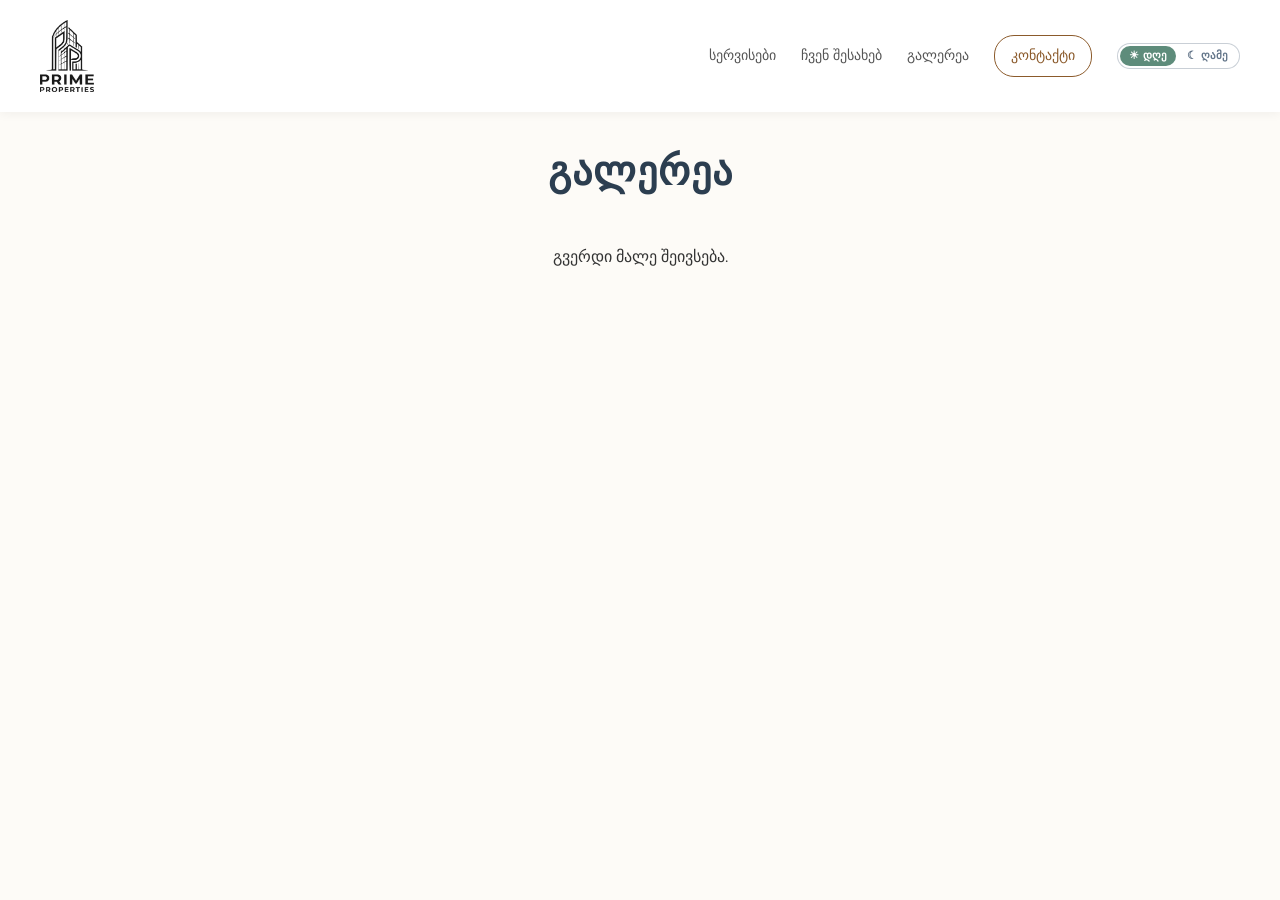
<file: gallery.html>
<!DOCTYPE html>
<html lang="ka">
<head>
    <meta charset="UTF-8">
    <meta name="viewport" content="width=device-width, initial-scale=1.0">
    <title>გალერეა | PRIME PROPERTIES</title>
    <link href="https://fonts.googleapis.com/css2?family=Cormorant+Garamond:wght@400;600&family=Montserrat:wght@300;400;500;600&display=swap" rel="stylesheet">
    <link rel="stylesheet" href="style.css">
<link rel="stylesheet" href="theme.css">
<script src="theme.js"></script>
</head>
<body>
    <header class="navbar">
        <a href="index.html" class="logo" aria-label="PRIME PROPERTIES"><img src="logo.png" alt="PRIME PROPERTIES"></a>
        <nav class="nav-links">
            <a href="services.html">სერვისები</a>
            <a href="about.html">ჩვენ შესახებ</a>
            <a href="gallery.html">გალერეა</a>
            <a href="contact.html" class="btn-nav">კონტაქტი</a>
        </nav>
    </header>
    <main class="container" style="padding-top:140px;text-align:center">
        <h1 class="section-title">გალერეა</h1>
        <p>გვერდი მალე შეივსება.</p>
    </main>
</body>
</html>
</file>
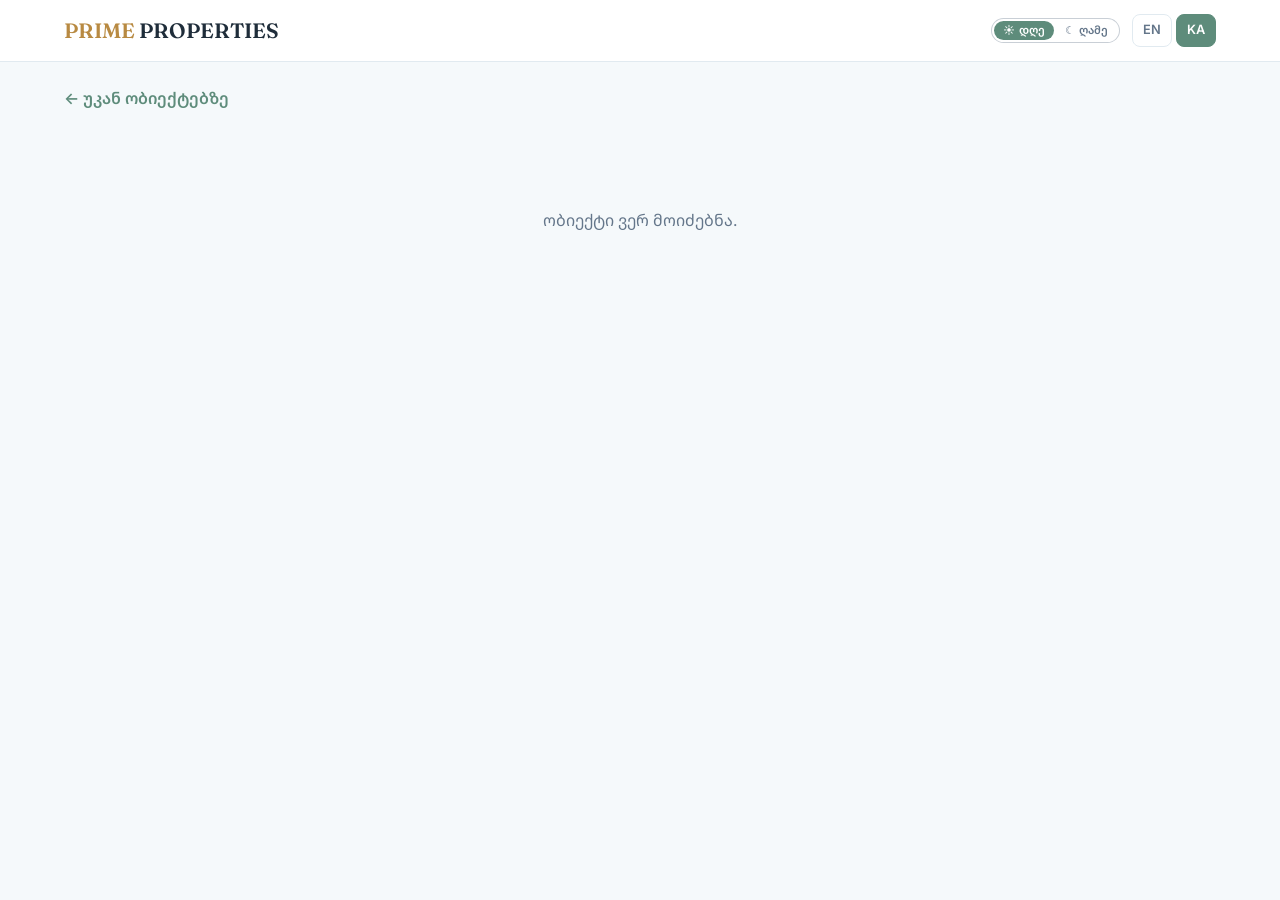
<file: property.html>
<!DOCTYPE html>
<html lang="ka">
<head>
<meta charset="UTF-8">
<meta name="viewport" content="width=device-width, initial-scale=1">
<title>ობიექტი | PRIME PROPERTIES</title>
<link href="https://fonts.googleapis.com/css2?family=Fraunces:opsz,wght@9..144,500;9..144,600&family=Inter:wght@400;500;600&family=Noto+Sans+Georgian:wght@400;500;600&family=Noto+Serif+Georgian:wght@500;600&display=swap" rel="stylesheet">
<style>
:root{
  --bg:#F5F9FB; --surface:#fff; --ink:#1F2D3A; --muted:#64768A;
  --sky:#DCEBF3; --sage:#5E8C7B; --sage-dark:#4C7666; --sage-soft:#E4F0EA; --gold:#B88A42; --line:#E1EAF0; --red:#C9594B;
  --serif:'Fraunces','Noto Serif Georgian',Georgia,serif;
  --sans:'Inter','Noto Sans Georgian',system-ui,sans-serif;
}
*{box-sizing:border-box;margin:0;padding:0}
body{font-family:var(--sans);background:var(--bg);color:var(--ink);line-height:1.6}
a{color:inherit;text-decoration:none}
img{display:block;max-width:100%}
[hidden]{display:none!important}
:focus-visible{outline:3px solid var(--gold);outline-offset:2px}

.site-header{background:rgba(255,255,255,.92);backdrop-filter:blur(8px);border-bottom:1px solid var(--line);position:sticky;top:0;z-index:20}
.nav{max-width:1200px;margin:0 auto;padding:14px 24px;display:flex;align-items:center;justify-content:space-between;gap:16px}
.logo{font-family:var(--serif);font-size:1.3rem;font-weight:600}
.logo span{color:var(--gold)}
.lang{display:flex;gap:4px}
.lang button{border:1px solid var(--line);background:#fff;padding:5px 10px;border-radius:8px;font:inherit;font-size:.8rem;font-weight:600;cursor:pointer;color:var(--muted)}
.lang button.on{background:var(--sage);border-color:var(--sage);color:#fff}

.wrap{max-width:1200px;margin:0 auto;padding:24px 24px 70px}
.back{display:inline-block;color:var(--sage);font-weight:600;margin-bottom:16px}
.back:hover{text-decoration:underline}

.layout{display:grid;grid-template-columns:minmax(0,1.5fr) minmax(0,1fr);gap:32px;align-items:start}
.gal-main{position:relative;aspect-ratio:4/3;border-radius:18px;overflow:hidden;background:linear-gradient(135deg,var(--sky),var(--sage-soft));border:1px solid var(--line)}
.gal-main img{width:100%;height:100%;object-fit:cover;cursor:zoom-in}
.arrow{position:absolute;top:50%;transform:translateY(-50%);width:40px;height:40px;border-radius:50%;border:0;background:rgba(255,255,255,.92);font-size:1.2rem;cursor:pointer;color:var(--ink);box-shadow:0 4px 12px rgba(0,0,0,.15)}
.arrow.prev{left:12px}.arrow.next{right:12px}
.counter{position:absolute;right:12px;bottom:12px;background:rgba(31,45,58,.75);color:#fff;font-size:.78rem;padding:3px 10px;border-radius:999px}
.thumbs{display:grid;grid-template-columns:repeat(auto-fill,minmax(88px,1fr));gap:8px;margin-top:10px}
.thumbs button{border:2px solid transparent;padding:0;border-radius:10px;overflow:hidden;cursor:pointer;aspect-ratio:4/3;background:var(--sky)}
.thumbs button.on{border-color:var(--gold)}
.thumbs img{width:100%;height:100%;object-fit:cover}

.panel{background:var(--surface);border:1px solid var(--line);border-radius:18px;padding:24px;position:sticky;top:84px}
.badges{display:flex;gap:6px;flex-wrap:wrap;margin-bottom:10px}
.badge{background:var(--sage-soft);color:var(--sage);font-size:.76rem;font-weight:600;padding:4px 12px;border-radius:999px}
.badge.sold{background:var(--red);color:#fff}
.place{color:var(--muted);font-size:.9rem}
h1{font-family:var(--serif);font-size:1.7rem;line-height:1.3;margin:4px 0 14px}
.price small{display:block;color:var(--muted);font-size:.78rem}
.price strong{font-family:var(--serif);font-size:1.8rem;color:var(--gold)}
.specs{display:grid;grid-template-columns:1fr 1fr;gap:10px;margin:18px 0;padding:16px 0;border-top:1px solid var(--line);border-bottom:1px solid var(--line)}
.specs div span{display:block;font-size:.75rem;color:var(--muted)}
.specs div b{font-size:1rem}
.cta{display:block;text-align:center;background:var(--sage);color:#fff;padding:13px 20px;border-radius:12px;font-weight:600;transition:background .2s}
.cta:hover{background:var(--sage-dark)}
#ctaBox{display:grid;gap:10px}
.cta.wa{background:#25D366}.cta.wa:hover{background:#1EB955}

.desc{background:var(--surface);border:1px solid var(--line);border-radius:18px;padding:24px;margin-top:24px}
.desc h2{font-family:var(--serif);font-size:1.25rem;margin-bottom:10px}
.desc p{white-space:pre-line;overflow-wrap:anywhere}
.amen{display:flex;gap:8px;flex-wrap:wrap;margin-top:14px}
.state{text-align:center;color:var(--muted);padding:80px 0}

.lightbox{position:fixed;inset:0;background:rgba(15,25,35,.92);z-index:50;display:flex;align-items:center;justify-content:center;padding:20px}
.lightbox img{max-width:100%;max-height:100%;object-fit:contain;border-radius:8px}
.lightbox .x{position:absolute;top:16px;right:16px;width:40px;height:40px;border-radius:50%;border:0;background:#fff;font-size:1.3rem;cursor:pointer}

.avail-sum{font-weight:600;margin-bottom:12px}
.avail-sum.busy{color:var(--red)}.avail-sum.free{color:var(--sage)}
.cal-nav{display:flex;justify-content:flex-end;gap:6px;margin-bottom:8px}
.cal-nav button{width:34px;height:34px;border-radius:50%;border:1px solid var(--line);background:var(--surface);color:var(--ink);cursor:pointer;font-size:1.1rem}
.cal-nav button:disabled{opacity:.35;cursor:default}
.cals{display:grid;grid-template-columns:repeat(auto-fit,minmax(230px,1fr));gap:22px}
.cal h3{font-family:var(--serif);font-size:1rem;text-align:center;margin-bottom:8px;text-transform:capitalize}
.cal-grid{display:grid;grid-template-columns:repeat(7,1fr);gap:3px;text-align:center;font-size:.82rem}
.cal-grid .wd{color:var(--muted);font-size:.7rem;padding-bottom:2px}
.cal-grid .d{aspect-ratio:1;display:flex;align-items:center;justify-content:center;border-radius:8px;background:var(--sage-soft);color:var(--ink)}
.cal-grid .d.busy{background:var(--red);color:#fff}
.cal-grid .d.past{background:transparent;color:var(--muted);opacity:.5}
.legend{display:flex;gap:18px;margin-top:14px;font-size:.8rem;color:var(--muted)}
.dot{display:inline-block;width:12px;height:12px;border-radius:4px;background:var(--sage-soft);border:1px solid var(--line);margin-right:6px;vertical-align:-1px}
.dot.busy{background:var(--red);border-color:var(--red)}
@media(max-width:900px){.layout{grid-template-columns:1fr}.panel{position:static}}
</style>
<link rel="stylesheet" href="theme.css">
<script src="theme.js"></script>
</head>
<body>
<header class="site-header"><div class="nav">
  <a class="logo" href="index.html"><span>PRIME</span> PROPERTIES</a>
  <div class="lang"><button type="button" data-lang="en">EN</button><button type="button" data-lang="ka" class="on">KA</button></div>
</div></header>

<main class="wrap">
  <a class="back" id="back" href="seal.html"></a>
  <div class="state" id="state"></div>
  <div id="content" hidden>
    <div class="layout">
      <div>
        <div class="gal-main" id="galMain">
          <img id="mainImg" alt="">
          <button class="arrow prev" id="prev" type="button" aria-label="Previous">‹</button>
          <button class="arrow next" id="next" type="button" aria-label="Next">›</button>
          <span class="counter" id="counter"></span>
        </div>
        <div class="thumbs" id="thumbs"></div>
        <div class="desc" id="descBox" hidden><h2 id="descTitle"></h2><p id="descText"></p><div class="amen" id="amen"></div></div>
        <div class="desc" id="availBox" hidden>
          <h2 id="availTitle"></h2>
          <p class="avail-sum" id="availSum"></p>
          <div class="cal-nav"><button type="button" id="calPrev" aria-label="Previous month">‹</button><button type="button" id="calNext" aria-label="Next month">›</button></div>
          <div class="cals" id="cals"></div>
          <div class="legend"><span><i class="dot busy"></i><span id="lgBusy"></span></span><span><i class="dot"></i><span id="lgFree"></span></span></div>
        </div>
      </div>
      <aside class="panel">
        <div class="badges" id="badges"></div>
        <div class="place" id="place"></div>
        <h1 id="title"></h1>
        <div class="price"><small id="priceLbl"></small><strong id="price"></strong></div>
        <div class="specs" id="specs"></div>
        <div id="ctaBox">
          <a class="cta" id="call" href="#" hidden></a>
          <a class="cta wa" id="wa" href="#" target="_blank" rel="noopener" hidden></a>
          <a class="cta" id="cta" href="seal.html#contact" hidden></a>
        </div>
      </aside>
    </div>
  </div>
</main>

<div class="lightbox" id="lb" hidden><button class="x" id="lbx" type="button" aria-label="Close">×</button><img id="lbImg" alt=""></div>

<script src="config.js"></script>
<script>
const T = {
  en:{back:'← Back to listings', load:'Loading...', nf:'Property not found.', err:'Could not load the property.', sale:'For sale', rent:'For rent', sold:'Sold', pool:'Pool',
      price:'Price', request:'Price on request', night:'per night / month', area:'Area', rooms:'Rooms', beds:'Bedrooms', baths:'Bathrooms', land:'Land area', floor:'Floor', code:'Code',
      avail:'Availability', free_now:'Available now', busy_now:'Currently booked · available from', free_next:'Available now · next booking from', lg_busy:'Booked', lg_free:'Available',
      desc:'Description', cta:'Contact us about this property', call:'Call', wa:'WhatsApp', region:'',
      garden:'Garden', wifi:'Wi-Fi', ac:'Air conditioning'},
  ka:{back:'← უკან ობიექტებზე', load:'იტვირთება...', nf:'ობიექტი ვერ მოიძებნა.', err:'ობიექტის ჩატვირთვა ვერ მოხერხდა.', sale:'იყიდება', rent:'ქირავდება', sold:'გაყიდულია', pool:'აუზი',
      price:'ფასი', request:'ფასი მოთხოვნით', night:'ფასი', area:'ფართი', rooms:'ოთახი', beds:'საძინებელი', baths:'სააბაზანო', land:'მიწის ფართი', floor:'სართული', code:'კოდი',
      avail:'თავისუფალი თარიღები', free_now:'ახლა თავისუფალია', busy_now:'ახლა დაკავებულია · თავისუფალია:', free_next:'ახლა თავისუფალია · შემდეგი დაკავება:', lg_busy:'დაკავებულია', lg_free:'თავისუფალია',
      desc:'აღწერა', cta:'დაგვიკავშირდით ამ ობიექტზე', call:'დარეკვა', wa:'WhatsApp', region:'',
      garden:'ბაღი', wifi:'Wi-Fi', ac:'კონდიციონერი'}
};
let lang = 'ka';
try { if (localStorage.getItem('lang') === 'en') lang = 'en'; } catch (e) {}

const $ = id => document.getElementById(id);
const esc = s => String(s == null ? '' : s).replace(/&/g,'&amp;').replace(/</g,'&lt;').replace(/>/g,'&gt;').replace(/"/g,'&quot;');
const usd = n => '$' + Number(n).toLocaleString('en-US');
const landFmt = s => lang === 'ka' ? String(s).replace('m²','მ²').replace('ha','ჰა') : s;
const q = new URLSearchParams(location.search);
const id = parseInt(q.get('id'), 10);
const backPage = q.get('kind') === 'rent' ? 'rent.html' : 'seal.html';


/* ქირაობის თარიღები (იგივე ლოგიკა, რაც data.js-ში) */
function isoDay(d) { return d.getFullYear() + '-' + String(d.getMonth() + 1).padStart(2, '0') + '-' + String(d.getDate()).padStart(2, '0'); }
function addDays(iso, n) { const p = iso.split('-').map(Number); return isoDay(new Date(p[0], p[1] - 1, p[2] + n)); }
function fmtDay(iso, lang) { const p = iso.split('-').map(Number); return new Date(p[0], p[1] - 1, p[2]).toLocaleDateString(lang === 'ka' ? 'ka-GE' : 'en-GB', { day: 'numeric', month: 'short' }); }
function validBooked(b) { return (Array.isArray(b) ? b : []).filter(r => r && r.from && r.to && r.to >= r.from); }
/* აბრუნებს null-ს, თუ მომავალი დაკავება არ არის მითითებული;
   {busy:true, freeFrom} - ახლა დაკავებულია; {busy:false, nextBusy} - ახლა თავისუფალია */
function bookingInfo(booked) {
  const today = isoDay(new Date());
  const rs = validBooked(booked).filter(r => r.to >= today).map(r => ({ from: r.from, to: r.to })).sort((a, b) => a.from < b.from ? -1 : 1);
  const m = [];
  rs.forEach(r => { const l = m[m.length - 1]; if (l && r.from <= addDays(l.to, 1)) { if (r.to > l.to) l.to = r.to; } else m.push(r); });
  if (!m.length) return null;
  const cur = m.find(r => r.from <= today && today <= r.to);
  return cur ? { busy: true, freeFrom: addDays(cur.to, 1) } : { busy: false, nextBusy: m[0].from };
}

const _now = new Date();
let calY = _now.getFullYear(), calM = _now.getMonth();
const pad2 = n => String(n).padStart(2, '0');

function monthHTML(y, m, ranges) {
  const loc = lang === 'ka' ? 'ka-GE' : 'en-GB', today = isoDay(new Date());
  const title = new Date(y, m, 1).toLocaleDateString(loc, { month: 'long', year: 'numeric' });
  const wd = [0, 1, 2, 3, 4, 5, 6].map(i => new Date(2024, 0, 1 + i).toLocaleDateString(loc, { weekday: 'short' }));
  const first = (new Date(y, m, 1).getDay() + 6) % 7, days = new Date(y, m + 1, 0).getDate();
  let h = '<div class="cal"><h3>' + esc(title) + '</h3><div class="cal-grid">' + wd.map(w => '<span class="wd">' + esc(w) + '</span>').join('');
  for (let i = 0; i < first; i++) h += '<span></span>';
  for (let d = 1; d <= days; d++) {
    const iso = y + '-' + pad2(m + 1) + '-' + pad2(d);
    const cls = iso < today ? 'past' : (ranges.some(r => r.from <= iso && iso <= r.to) ? 'busy' : '');
    h += '<span class="d ' + cls + '">' + d + '</span>';
  }
  return h + '</div></div>';
}

function renderAvail() {
  const t = T[lang];
  const info = row && row.kind === 'rent' ? bookingInfo(row.booked) : null;
  $('availBox').hidden = !info;
  if (!info) return;
  const ranges = validBooked(row.booked);
  $('availTitle').textContent = t.avail;
  const sum = $('availSum');
  sum.className = 'avail-sum ' + (info.busy ? 'busy' : 'free');
  sum.textContent = info.busy ? t.busy_now + ' ' + fmtDay(info.freeFrom, lang)
                  : (info.nextBusy ? t.free_next + ' ' + fmtDay(info.nextBusy, lang) : t.free_now);
  $('lgBusy').textContent = t.lg_busy; $('lgFree').textContent = t.lg_free;
  const n = new Date(calY, calM + 1, 1);
  $('cals').innerHTML = monthHTML(calY, calM, ranges) + monthHTML(n.getFullYear(), n.getMonth(), ranges);
  $('calPrev').disabled = calY === _now.getFullYear() && calM === _now.getMonth();
}
function moveCal(k) {
  const d = new Date(calY, calM + k, 1);
  const limit = new Date(_now.getFullYear(), _now.getMonth() + 24, 1);
  if (d < new Date(_now.getFullYear(), _now.getMonth(), 1) || d > limit) return;
  calY = d.getFullYear(); calM = d.getMonth(); renderAvail();
}

let row = null, imgs = [], cur = 0;

function show(i) {
  if (!imgs.length) { $('galMain').hidden = false; $('mainImg').removeAttribute('src'); $('prev').hidden = $('next').hidden = true; $('counter').hidden = true; return; }
  cur = (i + imgs.length) % imgs.length;
  $('mainImg').src = imgs[cur];
  $('counter').textContent = (cur + 1) + ' / ' + imgs.length;
  $('prev').hidden = $('next').hidden = imgs.length < 2;
  $('counter').hidden = imgs.length < 2;
  document.querySelectorAll('#thumbs button').forEach((b, k) => b.classList.toggle('on', k === cur));
}

function render() {
  const t = T[lang], r = row;
  document.documentElement.lang = lang;
  document.querySelectorAll('.lang button').forEach(b => b.classList.toggle('on', b.dataset.lang === lang));
  $('back').textContent = t.back; $('back').href = backPage;
  $('cta').textContent = t.cta; $('cta').href = backPage + '#contact';
  if (!r) return;
  const ph = (r.phone || '').trim(), digits = ph.replace(/\D/g, '');
  $('call').hidden = $('wa').hidden = !digits; $('cta').hidden = !!digits;
  if (digits) { $('call').textContent = t.call + ': ' + ph; $('call').href = 'tel:' + (ph.charAt(0) === '+' ? '+' : '') + digits;
    $('wa').textContent = t.wa; $('wa').href = 'https://wa.me/' + digits; }
  const isSale = r.kind === 'sale';
  const name = lang === 'ka' ? (r.name_ka || r.name_en) : (r.name_en || r.name_ka);
  const place = lang === 'ka' ? (r.place_ka || r.place) : r.place;
  document.title = (name || '') + ' | PRIME PROPERTIES';
  $('title').textContent = name || '';
  $('place').textContent = place || '';
  $('badges').innerHTML = `<span class="badge ${r.sold ? 'sold' : ''}">${r.sold ? t.sold : (isSale ? t.sale : t.rent)}</span>` + (r.pool ? `<span class="badge">${t.pool}</span>` : '');

  const price = isSale ? r.price : (r.price_usd || r.price);
  $('priceLbl').textContent = t.price;
  $('price').textContent = price ? usd(price) : t.request;

  const specs = [[t.area, r.area ? Number(r.area).toLocaleString('en-US') + ' ' + (lang === 'ka' ? 'მ²' : 'm²') : ''],
                 [t.rooms, r.rooms], [t.beds, r.beds], [t.baths, isSale ? r.baths : ''],
                 [t.land, isSale && r.land ? landFmt(r.land) : ''], [t.floor, r.floor], [t.code, r.code]]
                .filter(s => s[1] !== '' && s[1] != null && s[1] !== 0);
  $('specs').innerHTML = specs.map(s => `<div><span>${esc(s[0])}</span><b>${esc(s[1])}</b></div>`).join('');

  const am = (r.amenities || []).filter(a => t[a]);
  $('descBox').hidden = !(r.description || r.description_en || am.length);
  $('descTitle').textContent = t.desc;
  $('descTitle').hidden = !(r.description || r.description_en);
  const desc = (lang === 'en' && r.description_en) ? r.description_en : (r.description || r.description_en || '');
  $('descText').textContent = desc;
  $('amen').innerHTML = am.map(a => `<span class="badge">${esc(t[a])}</span>`).join('');
  renderAvail();
}

async function load() {
  const t = T[lang];
  $('state').textContent = t.load;
  const ok = typeof SUPABASE_URL === 'string' && SUPABASE_URL.indexOf('YOUR-PROJECT') === -1 &&
             typeof SUPABASE_ANON_KEY === 'string' && SUPABASE_ANON_KEY.indexOf('YOUR-ANON') === -1;
  if (!id || !ok) { $('state').textContent = T[lang].nf; return; }
  try {
    const headers = { apikey: SUPABASE_ANON_KEY };
    if (SUPABASE_ANON_KEY.indexOf('eyJ') === 0) headers.Authorization = 'Bearer ' + SUPABASE_ANON_KEY;
    const res = await fetch(SUPABASE_URL + '/rest/v1/listings?select=*&published=eq.true&id=eq.' + id, { headers });
    if (!res.ok) throw new Error('HTTP ' + res.status);
    const data = await res.json();
    if (!data.length) { $('state').textContent = T[lang].nf; return; }
    row = data[0];
    imgs = (row.images && row.images.length ? row.images : (row.img ? [row.img] : [])).filter(Boolean);
    $('thumbs').innerHTML = imgs.length > 1 ? imgs.map((u, i) => `<button type="button" data-i="${i}"><img src="${esc(u)}" alt="" loading="lazy"></button>`).join('') : '';
    $('state').hidden = true; $('content').hidden = false;
    show(0); render();
  } catch (e) {
    console.error(e);
    $('state').textContent = T[lang].err;
  }
}

$('calPrev').addEventListener('click', () => moveCal(-1));
$('calNext').addEventListener('click', () => moveCal(1));
$('prev').addEventListener('click', () => show(cur - 1));
$('next').addEventListener('click', () => show(cur + 1));
$('thumbs').addEventListener('click', e => { const b = e.target.closest('button'); if (b) show(+b.dataset.i); });
$('mainImg').addEventListener('click', () => { if (imgs.length) { $('lbImg').src = imgs[cur]; $('lb').hidden = false; } });
$('lb').addEventListener('click', e => { if (e.target !== $('lbImg')) $('lb').hidden = true; });
document.addEventListener('keydown', e => {
  if (e.key === 'Escape') $('lb').hidden = true;
  if (!row) return;
  if (e.key === 'ArrowLeft') show(cur - 1);
  if (e.key === 'ArrowRight') show(cur + 1);
});
document.querySelector('.lang').addEventListener('click', e => {
  const b = e.target.closest('button'); if (!b) return;
  lang = b.dataset.lang; try { localStorage.setItem('lang', lang); } catch (x) {}
  if (!row) $('state').textContent = T[lang].nf;
  render();
});

render();
load();
</script>
</body>
</html>
</file>
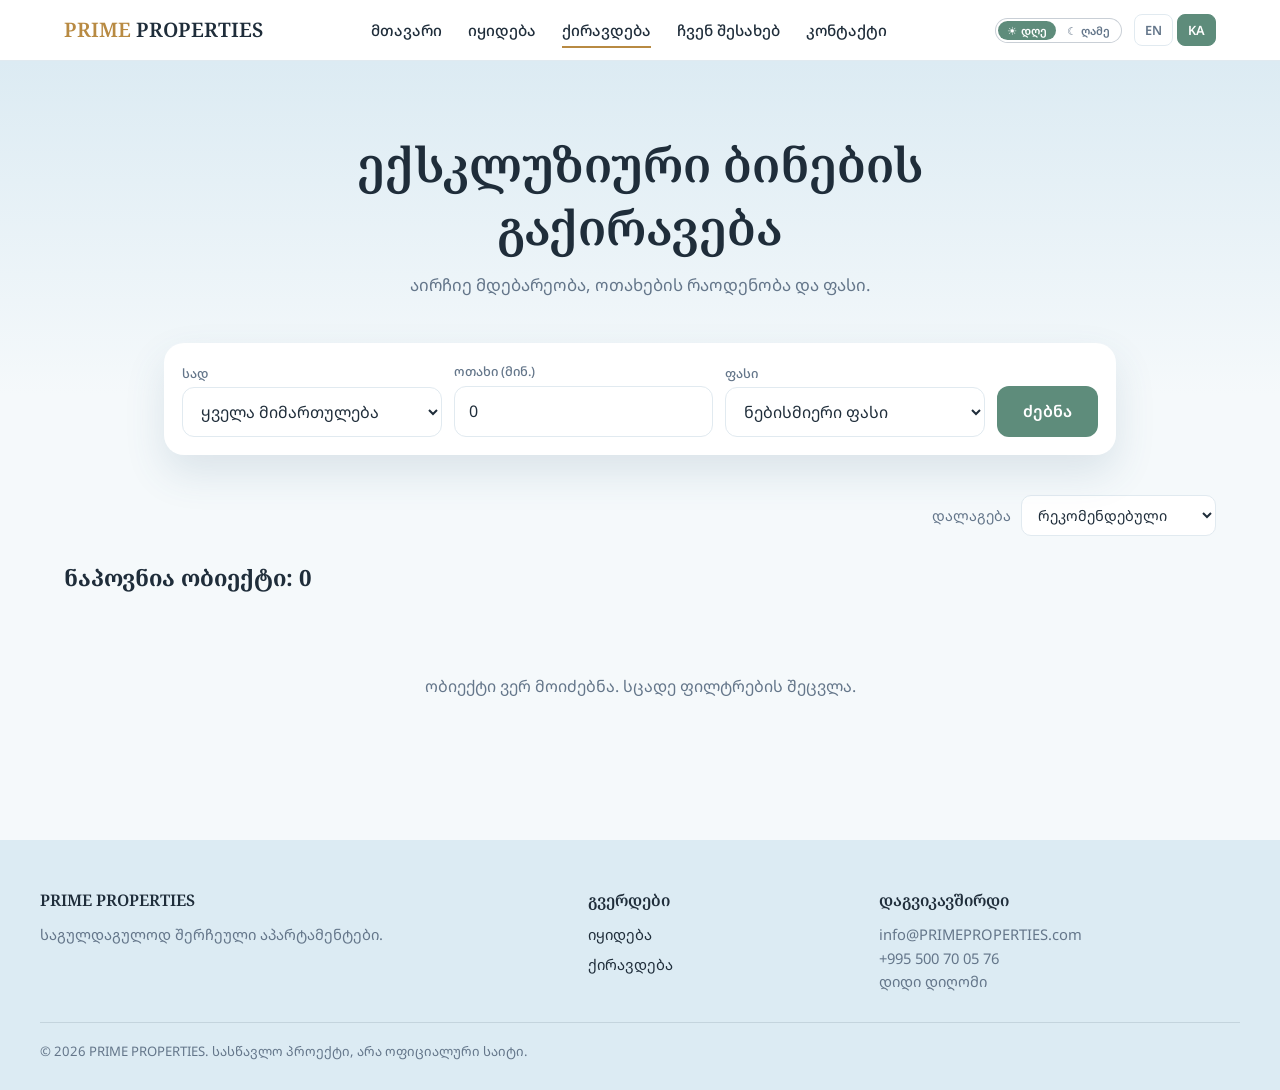
<file: rent.html>
<!DOCTYPE html>
<html lang="ka">
<head>
<meta charset="UTF-8">
<meta name="viewport" content="width=device-width, initial-scale=1">
<title>ექსკლუზიური ბინების გაქირავება</title>
<link rel="preconnect" href="https://fonts.googleapis.com">
<link rel="preconnect" href="https://fonts.gstatic.com" crossorigin>
<link href="https://fonts.googleapis.com/css2?family=Noto+Serif+Georgian:wght@500;600&family=Noto+Sans+Georgian:wght@400;500;600&display=swap" rel="stylesheet">
<style>
:root{
  --bg:#F5F9FB; --surface:#FFFFFF; --ink:#1F2D3A; --muted:#64768A;
  --sky:#DCEBF3; --sage:#5E8C7B; --sage-soft:#E4F0EA; --gold:#B88A42; --line:#E1EAF0;
  --serif:'Noto Serif Georgian',Georgia,serif; --sans:'Noto Sans Georgian',system-ui,sans-serif;
}
*{box-sizing:border-box;margin:0;padding:0}
body{font-family:var(--sans);background:var(--bg);color:var(--ink);line-height:1.6}
a{color:inherit;text-decoration:none}
img{display:block;max-width:100%}
:focus-visible{outline:3px solid var(--gold);outline-offset:2px}

/* Header */
.site-header{background:rgba(255,255,255,.92);backdrop-filter:blur(8px);border-bottom:1px solid var(--line);position:sticky;top:0;z-index:20}
.nav{max-width:1200px;margin:0 auto;padding:14px 24px;display:flex;align-items:center;justify-content:space-between;gap:16px}
.logo{font-family:var(--serif);font-size:1.25rem;font-weight:600}
.logo span{color:var(--gold)}
.nav ul{display:flex;gap:26px;list-style:none;font-size:.95rem;font-weight:500}
.nav ul a{padding:6px 0;border-bottom:2px solid transparent}
.nav ul a:hover,.nav ul a.active{border-color:var(--gold)}
.lang{display:flex;gap:4px}
.lang button{border:1px solid var(--line);background:#fff;padding:5px 10px;border-radius:8px;font:inherit;font-size:.8rem;font-weight:600;cursor:pointer;color:var(--muted)}
.lang button.on{background:var(--sage);border-color:var(--sage);color:#fff}
.menu-btn{display:none;background:none;border:1px solid var(--line);border-radius:8px;padding:8px 12px;font-size:1rem;cursor:pointer}

/* Hero */
.hero{background:linear-gradient(180deg,var(--sky) 0%,var(--bg) 100%);padding:72px 24px 96px;text-align:center}
.hero h1{font-family:var(--serif);font-weight:600;font-size:clamp(1.8rem,4.5vw,3rem);line-height:1.3;max-width:800px;margin:0 auto 14px}
.hero p{color:var(--muted);font-size:1.05rem}

/* Search bar */
.search{max-width:1000px;margin:-52px auto 0;padding:0 24px;position:relative;z-index:5}
.search-box{background:var(--surface);border-radius:20px;box-shadow:0 18px 40px rgba(60,100,130,.14);padding:18px;display:grid;grid-template-columns:repeat(3,1fr) auto;gap:12px;align-items:end}
.field label{display:block;font-size:.8rem;color:var(--muted);margin-bottom:4px;font-weight:500}
.field select,.field input{width:100%;padding:12px 14px;border:1px solid var(--line);border-radius:12px;font:inherit;background:#fff;color:var(--ink)}
.btn{background:var(--sage);color:#fff;border:0;border-radius:12px;padding:13px 26px;font:inherit;font-weight:600;cursor:pointer;transition:background .2s}
.btn:hover{background:#4C7666}

/* Layout */
.wrap{max-width:1200px;margin:0 auto;padding:40px 24px 80px}
.toolbar{display:flex;flex-wrap:wrap;justify-content:flex-end;align-items:center;gap:16px;margin-bottom:24px}
.chips{display:flex;flex-wrap:wrap;gap:8px}
.chip{border:1px solid var(--line);background:#fff;color:var(--ink);padding:8px 16px;border-radius:999px;font:inherit;font-size:.9rem;cursor:pointer;transition:all .2s}
.chip:hover{border-color:var(--sage)}
.chip.on{background:var(--sage);border-color:var(--sage);color:#fff}
.sort{display:flex;align-items:center;gap:10px;font-size:.9rem;color:var(--muted)}
.sort select{padding:9px 12px;border:1px solid var(--line);border-radius:10px;font:inherit;background:#fff;color:var(--ink)}
.count{font-family:var(--serif);font-size:1.4rem;margin-bottom:18px}

/* Cards */
.grid{display:grid;grid-template-columns:repeat(auto-fill,minmax(300px,1fr));gap:26px}
.card{background:var(--surface);border:1px solid var(--line);border-radius:18px;overflow:hidden;display:flex;flex-direction:column;transition:transform .25s,box-shadow .25s}
.card:hover{transform:translateY(-4px);box-shadow:0 16px 32px rgba(60,100,130,.13)}
.thumb{position:relative;aspect-ratio:4/3;background:linear-gradient(135deg,var(--sky),var(--sage-soft));overflow:hidden}
.thumb img{width:100%;height:100%;object-fit:cover}
.badge{position:absolute;top:12px;left:12px;background:rgba(255,255,255,.95);color:var(--sage);font-size:.78rem;font-weight:600;padding:5px 12px;border-radius:999px}
.badge.busy{background:#C9594B;color:#fff}
.body{padding:18px 20px 20px;display:flex;flex-direction:column;gap:6px;flex:1}
.place{font-size:.85rem;color:var(--muted)}
.body h3{font-family:var(--serif);font-weight:500;font-size:1.1rem;line-height:1.4}
.meta{font-size:.85rem;color:var(--muted)}
.tags{display:flex;flex-wrap:wrap;gap:6px;margin-top:4px}
.tags span{font-size:.75rem;background:var(--sage-soft);color:var(--sage);padding:3px 10px;border-radius:999px;font-weight:500}
.foot{margin-top:auto;padding-top:14px;display:flex;justify-content:space-between;align-items:center;gap:10px}
.price small{color:var(--muted);font-size:.78rem;display:block}
.price strong{font-size:1.15rem;color:var(--gold)}
.price em{font-style:normal;color:var(--muted);font-size:.85rem}
.view{border:1px solid var(--sage);color:var(--sage);padding:8px 16px;border-radius:10px;font-size:.88rem;font-weight:600;white-space:nowrap;transition:all .2s}
.view:hover{background:var(--sage);color:#fff}
.empty{grid-column:1/-1;text-align:center;color:var(--muted);padding:60px 0}

/* Footer */
footer{background:var(--sky);padding:48px 24px 28px}
.foot-in{max-width:1200px;margin:0 auto;display:grid;grid-template-columns:2fr 1fr 1.4fr;gap:32px}
footer h4{font-family:var(--serif);margin-bottom:10px;font-weight:600}
footer li{list-style:none;margin-bottom:6px;font-size:.92rem}
footer p{font-size:.92rem;color:var(--muted)}
.copy{max-width:1200px;margin:28px auto 0;padding-top:18px;border-top:1px solid rgba(31,45,58,.12);font-size:.82rem;color:var(--muted)}

/* Responsive */
@media(max-width:860px){
  .search-box{grid-template-columns:1fr 1fr}
  .search-box .btn{grid-column:1/-1}
  .foot-in{grid-template-columns:1fr}
}
@media(max-width:700px){
  .menu-btn{display:block}
  .nav ul{display:none;position:absolute;top:100%;left:0;right:0;background:#fff;flex-direction:column;gap:0;padding:8px 24px 16px;border-bottom:1px solid var(--line)}
  .nav ul.open{display:flex}
  .nav ul li{padding:10px 0}
}
@media(prefers-reduced-motion:reduce){*{transition:none!important}}
</style>
<link rel="stylesheet" href="theme.css">
<script src="theme.js"></script>
</head>
<body>

<header class="site-header">
  <nav class="nav" aria-label="Main">
    <a href="index.html" class="logo"><span>PRIME</span> PROPERTIES</a>
    <button class="menu-btn" id="menuBtn" aria-label="Menu">☰</button>
    <ul id="menu">
      <li><a href="index.html" data-i18n="nav_home">მთავარი</a></li>
      <li><a href="seal.html" data-i18n="nav_sale">იყიდება</a></li>
      <li><a href="rent.html" class="active" data-i18n="nav_rent">ქირავდება</a></li>
      <li><a href="about.html" data-i18n="nav_about">ჩვენ შესახებ</a></li>
      <li><a href="contact.html" data-i18n="nav_contact">კონტაქტი</a></li>
    </ul>
    <div class="lang"><button data-lang="en">EN</button><button data-lang="ka" class="on">KA</button></div>
  </nav>
</header>

<section class="hero">
  <h1 data-i18n="h1">ექსკლუზიური ბინების გაქირავება</h1>
  <p data-i18n="sub">აირჩიე მდებარეობა, ოთახების რაოდენობა და ფასი.</p>
</section>

<section class="search">
  <div class="search-box">
    <div class="field"><label for="dest" data-i18n="f_where">სად</label>
      <select id="dest"></select>
    </div>
    <div class="field"><label for="rooms" data-i18n="f_rooms">ოთახი (მინ.)</label><input type="number" id="rooms" min="0" value="0"></div>
    <div class="field"><label for="budget" data-i18n="f_budget">ფასი</label>
      <select id="budget"></select>
    </div>
    <button class="btn" id="searchBtn" data-i18n="find">ძებნა</button>
  </div>
</section>

<main class="wrap">
  <div class="toolbar">
    <label class="sort"><span data-i18n="sort_by">დალაგება</span>
      <select id="sort">
        <option value="rec" data-i18n="s_rec">რეკომენდებული</option>
        <option value="low" data-i18n="s_low">ფასი: ზრდადობით</option>
        <option value="high" data-i18n="s_high">ფასი: კლებადობით</option>
        <option value="big" data-i18n="s_big">ჯერ ყველაზე დიდი</option>
      </select>
    </label>
  </div>
  <h2 class="count" id="count"></h2>
  <div class="grid" id="grid"></div>
</main>

<footer id="footer">
  <div class="foot-in">
    <div><h4>PRIME PROPERTIES</h4><p data-i18n="f_about">საგულდაგულოდ შერჩეული ლუქს ვილები: კერძო აუზები, ხედი ზღვაზე, სოფლის მამულები და ადგილობრივი მხარდაჭერა.</p></div>
    <div><h4 data-i18n="f_pages">გვერდები</h4><ul><li><a href="seal.html" data-i18n="nav_sale">იყიდება</a></li><li><a href="rent.html" data-i18n="nav_rent">ქირავდება</a></li></ul></div>
    <div><h4 data-i18n="f_touch">დაგვიკავშირდი</h4><p>info@PRIMEPROPERTIES.com<br>+995 500 70 05 76<br><span data-i18n="addr">დიდი დიღომი</span></p></div>
  </div>
  <div class="copy" data-i18n="copy">© 2026 PRIME PROPERTIES. სასწავლო პროექტი, არა ოფიციალური საიტი.</div>
</footer>

<!-- ობიექტები იტვირთება ბაზიდან (config.js + data.js). ბინებს admin.html-დან მართავთ -->
<script src="config.js"></script>
<script src="listings.js"></script>
<script src="data.js"></script>
<script>
let villas = [];    // ივსება ბაზიდან (ან listings.js-იდან, თუ config.js ჯერ არ არის შევსებული)
let ready = false;

const T = {
 en:{title:'Exclusive Property Rentals',
  nav_home:'Home',nav_sale:'For sale',nav_find:'Property finding',nav_rent:'For rent',nav_about:'About us',nav_contact:'Contacts',
  h1:'Exclusive Property Rentals',sub:'Choose a location, number of rooms and price.',
  f_where:'Where',all_dest:'All destinations',f_rooms:'Rooms (min)',f_budget:'Price',any_price:'Any price',upto:'Up to ',find:'Search',
  sort_by:'Sort by',s_rec:'Recommended',s_low:'Price: low to high',s_high:'Price: high to low',s_big:'Largest first',
  busy:'Booked',free_from:'available from',free:'Available',found:'Properties found: ',area:'Area',rooms:'Rooms',floor:'Floor',price:'Price',view:'View property',tuscany:'Tuscany',
  none:'No properties match. Try changing the filters.',
  f_about:'Carefully selected apartment.',f_pages:'Pages',f_touch:'Get in touch',addr:'Didi Dighomi',
  copy:'© 2026 PRIME PROPERTIES. Learning project, not the official website.'},
 ka:{title:'ექსკლუზიური ბინების გაქირავება',
  nav_home:'მთავარი',nav_sale:'იყიდება',nav_find:'უძრავი ქონების ძიება',nav_rent:'ქირავდება',nav_about:'ჩვენ შესახებ',nav_contact:'კონტაქტი',
  h1:'ექსკლუზიური ბინების გაქირავება',sub:'აირჩიე მდებარეობა, ოთახების რაოდენობა და ფასი.',
  f_where:'სად',all_dest:'ყველა მიმართულება',f_rooms:'ოთახი (მინ.)',f_budget:'ფასი',any_price:'ნებისმიერი ფასი',upto:'',find:'ძებნა',
  sort_by:'დალაგება',s_rec:'რეკომენდებული',s_low:'ფასი: ზრდადობით',s_high:'ფასი: კლებადობით',s_big:'ჯერ ყველაზე დიდი',
  busy:'დაკავებულია',free_from:'თავისუფალია:',free:'თავისუფალია',found:'ნაპოვნია ობიექტი: ',area:'ფართი',rooms:'ოთახი',floor:'სართული',price:'ფასი',view:'ობიექტის ნახვა',tuscany:'ტოსკანა',
  none:'ობიექტი ვერ მოიძებნა. სცადე ფილტრების შეცვლა.',
  f_about:'საგულდაგულოდ შერჩეული აპარტამენტები.',f_pages:'გვერდები',f_touch:'დაგვიკავშირდი',addr:'დიდი დიღომი',
  copy:'© 2026 PRIME PROPERTIES. სასწავლო პროექტი, არა ოფიციალური საიტი.'}
};

const BUDGETS = [300, 500, 1000, 2000];
let lang = 'ka';
try { if (localStorage.getItem('lang') === 'en') lang = 'en'; } catch (e) {}

const $ = id => document.getElementById(id);
const fmt = n => '$' + n.toLocaleString('en-US');
const esc = s => String(s).replace(/&/g,'&amp;').replace(/</g,'&lt;').replace(/>/g,'&gt;').replace(/"/g,'&quot;');
const L = o => (o && typeof o === 'object') ? (o[lang] || o.en || o.ka || '') : o;
const placeName = p => lang === 'ka' ? (PLACES_KA[p] || p) : p;

function fillSelects(){
  const t = T[lang];
  const d = $('dest'), dv = d.value;
  const names = [...new Set(villas.map(v => v.place))].sort((a, c) => placeName(a).localeCompare(placeName(c), lang));
  d.innerHTML = '<option value="">' + t.all_dest + '</option>' +
    names.map(n => '<option value="' + esc(n) + '">' + esc(placeName(n)) + '</option>').join('');
  d.value = dv;

  const b = $('budget'), bv = b.value;
  b.innerHTML = '<option value="0">' + t.any_price + '</option>' +
    BUDGETS.map(n => '<option value="' + n + '">' + (lang === 'ka' ? fmt(n) + '-მდე' : t.upto + fmt(n)) + '</option>').join('');
  b.value = bv || '0';
}

function render(){
  const t = T[lang];
  if (!ready) { $('count').textContent = ''; $('grid').innerHTML = ''; return; }
  const dest = $('dest').value;
  const rooms = +$('rooms').value || 0;
  const budget = +$('budget').value;
  const sort = $('sort').value;

  let list = villas.filter(v =>
    (!dest || v.place === dest) &&
    (!rooms || (v.rooms || 0) >= rooms) &&
    (!budget || (v.price && v.price <= budget))
  );

  if (sort === 'low') list.sort((a,b) => a.price - b.price);
  if (sort === 'high') list.sort((a,b) => b.price - a.price);
  if (sort === 'big') list.sort((a,b) => (b.area || 0) - (a.area || 0));

  $('count').textContent = t.found + list.length;

  $('grid').innerHTML = list.length ? list.map(v => {
    const am = (v.amenities || []).map(a => AMENITIES[a] ? AMENITIES[a][lang] : a);
    const bi = bookingInfo(v.booked);
    const badge = !bi ? '' : bi.busy
      ? `<span class="badge busy">${t.busy} · ${t.free_from} ${esc(fmtDay(bi.freeFrom, lang))}</span>`
      : `<span class="badge">${t.free}</span>`;
    return `
    <article class="card">
      <div class="thumb">
        <img src="${esc(v.img)}" alt="${esc(L(v.name))}" loading="lazy" onerror="this.style.display='none'">
        ${badge}
      </div>
      <div class="body">
        <span class="place">${esc(placeName(v.place))}</span>
        <h3>${esc(L(v.name))}</h3>
        <span class="meta">${[v.area ? v.area + (lang === 'ka' ? ' მ²' : ' m²') : '', v.rooms ? v.rooms + ' ' + t.rooms.toLowerCase() : '', v.floor ? t.floor.toLowerCase() + ' ' + v.floor : ''].filter(Boolean).map(esc).join(' · ')}</span>
        <div class="tags">${am.map(a => `<span>${esc(a)}</span>`).join('')}</div>
        <div class="foot">
          <div class="price"><small>${t.price}</small><strong>${v.price ? fmt(v.price) : '—'}</strong></div>
          <a href="property.html?id=${v.id}&kind=rent" class="view">${t.view}</a>
        </div>
      </div>
    </article>`;
  }).join('') : `<p class="empty">${t.none}</p>`;
}

function setLang(l){
  lang = l;
  document.documentElement.lang = l;
  document.title = T[l].title;
  try { localStorage.setItem('lang', l); } catch (e) {}
  document.querySelectorAll('[data-i18n]').forEach(el => {
    const v = T[l][el.dataset.i18n]; if (v) el.textContent = v;
  });
  document.querySelectorAll('.lang button').forEach(b => b.classList.toggle('on', b.dataset.lang === l));
  fillSelects();
  render();
}

// მოვლენები
document.querySelector('.lang').addEventListener('click', e => { const b = e.target.closest('button'); if (b) setLang(b.dataset.lang); });
['sort','dest','budget','rooms'].forEach(id => $(id).addEventListener('change', render));
$('searchBtn').addEventListener('click', render);
$('menuBtn').addEventListener('click', () => $('menu').classList.toggle('open'));

setLang(lang);
loadListings('rent').then(list => { villas = list; ready = true; fillSelects(); render(); });
</script>
</body>
</html>
</file>
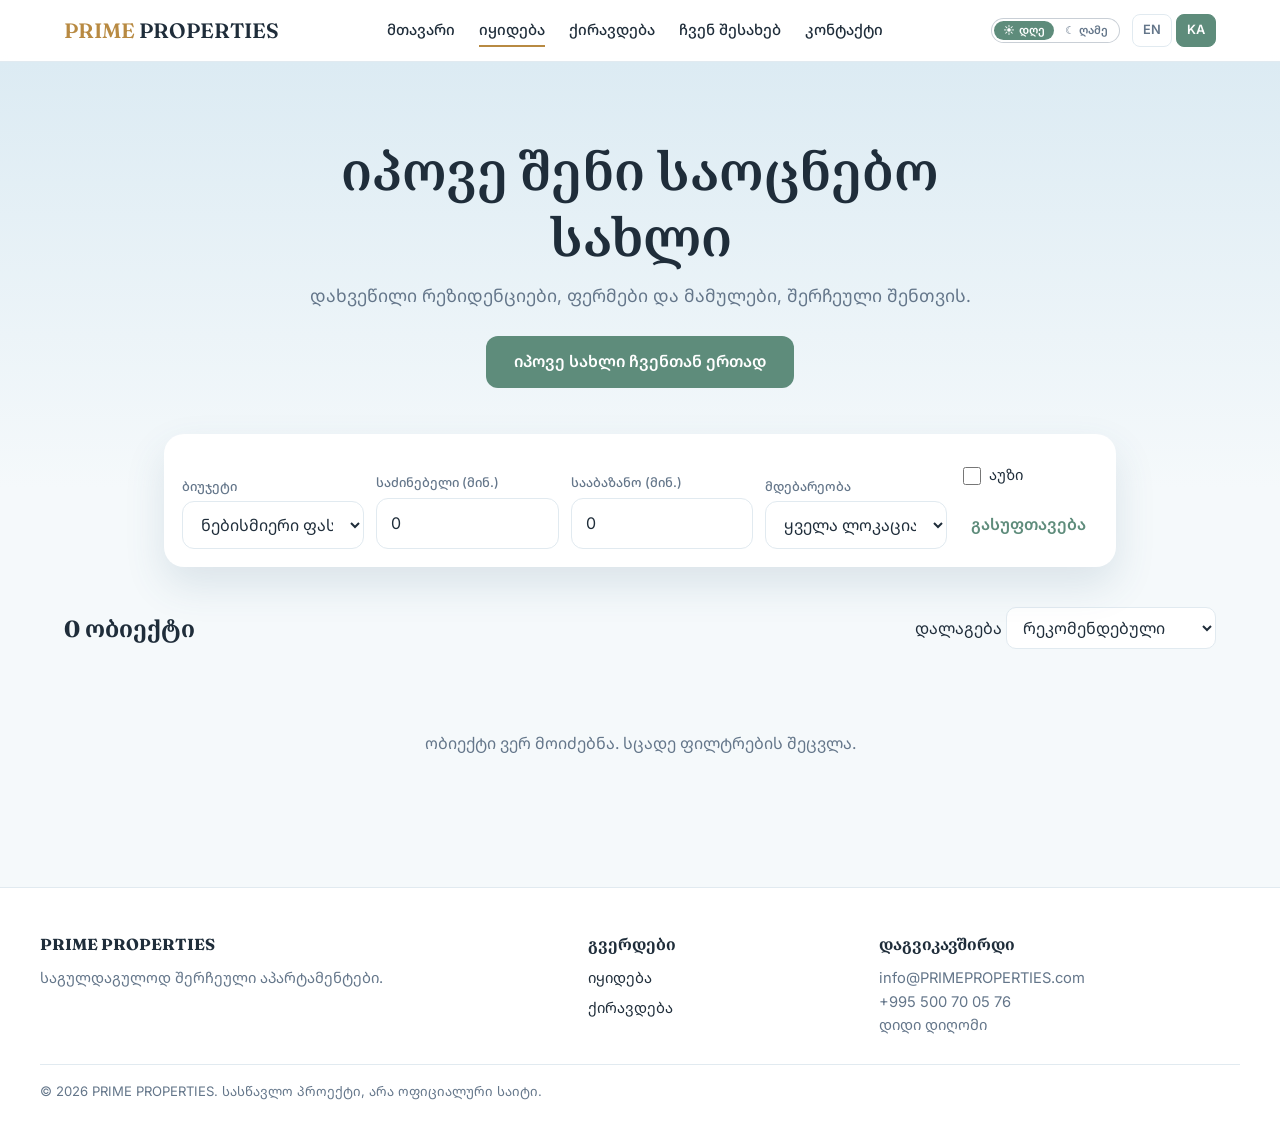
<file: seal.html>
<!DOCTYPE html>
<html lang="ka">
<head>
<meta charset="UTF-8">
<meta name="viewport" content="width=device-width, initial-scale=1">
<title>ვილები და უძრავი ქონება იყიდება</title>
<link rel="preconnect" href="https://fonts.googleapis.com">
<link rel="preconnect" href="https://fonts.gstatic.com" crossorigin>
<link href="https://fonts.googleapis.com/css2?family=Fraunces:opsz,wght@9..144,500;9..144,600&family=Inter:wght@400;500;600&family=Noto+Sans+Georgian:wght@400;500;600&family=Noto+Serif+Georgian:wght@500;600&display=swap" rel="stylesheet">
<style>
:root{
  --bg:#F5F9FB; --surface:#fff; --ink:#1F2D3A; --muted:#64768A;
  --sky:#DCEBF3; --sage:#5E8C7B; --sage-soft:#E4F0EA; --gold:#B88A42; --line:#E1EAF0;
  --serif:'Fraunces','Noto Serif Georgian',Georgia,serif;
  --sans:'Inter','Noto Sans Georgian',system-ui,sans-serif;
}
*{box-sizing:border-box;margin:0;padding:0}
body{font-family:var(--sans);background:var(--bg);color:var(--ink);line-height:1.6}
a{color:inherit;text-decoration:none}
img{display:block;max-width:100%}
:focus-visible{outline:3px solid var(--gold);outline-offset:2px}

/* Header */
.site-header{background:rgba(255,255,255,.92);backdrop-filter:blur(8px);border-bottom:1px solid var(--line);position:sticky;top:0;z-index:20}
.nav{max-width:1200px;margin:0 auto;padding:14px 24px;display:flex;align-items:center;justify-content:space-between;gap:16px}
.logo{font-family:var(--serif);font-size:1.3rem;font-weight:600}
.logo span{color:var(--gold)}
.nav ul{display:flex;gap:24px;list-style:none;font-size:.93rem;font-weight:500}
.nav ul a{padding:6px 0;border-bottom:2px solid transparent}
.nav ul a:hover,.nav ul a.active{border-color:var(--gold)}
.lang{display:flex;gap:4px}
.lang button{border:1px solid var(--line);background:#fff;padding:5px 10px;border-radius:8px;font:inherit;font-size:.8rem;font-weight:600;cursor:pointer;color:var(--muted)}
.lang button.on{background:var(--sage);border-color:var(--sage);color:#fff}
.menu-btn{display:none;background:none;border:1px solid var(--line);border-radius:8px;padding:8px 12px;font-size:1rem;cursor:pointer}

/* Hero */
.hero{background:linear-gradient(180deg,var(--sky) 0%,var(--bg) 100%);padding:76px 24px 100px;text-align:center}
.hero h1{font-family:var(--serif);font-weight:600;font-size:clamp(2rem,5vw,3.3rem);line-height:1.25;max-width:760px;margin:0 auto 12px}
.hero p{color:var(--muted);font-size:1.1rem;margin-bottom:26px}
.cta{display:inline-block;background:var(--sage);color:#fff;padding:13px 28px;border-radius:12px;font-weight:600;border:0;font:inherit;font-weight:600;cursor:pointer;transition:background .2s}
.cta:hover{background:#4C7666}

/* Filters */
.filters{max-width:1000px;margin:-54px auto 0;padding:0 24px;position:relative;z-index:5}
.filter-box{background:var(--surface);border-radius:20px;box-shadow:0 18px 40px rgba(60,100,130,.14);padding:18px;display:grid;grid-template-columns:repeat(4,1fr) auto;gap:12px;align-items:end}
.field label{display:block;font-size:.8rem;color:var(--muted);margin-bottom:4px;font-weight:500}
.field select,.field input{width:100%;padding:12px 14px;border:1px solid var(--line);border-radius:12px;font:inherit;background:#fff;color:var(--ink)}
.check{display:flex;align-items:center;gap:8px;padding:12px 4px;font-size:.92rem;cursor:pointer}
.check input{width:18px;height:18px;accent-color:var(--sage)}
.reset{background:none;border:0;color:var(--sage);font:inherit;font-weight:600;cursor:pointer;padding:12px}

/* Listings */
.wrap{max-width:1200px;margin:0 auto;padding:40px 24px 70px}
.top{display:flex;justify-content:space-between;align-items:center;flex-wrap:wrap;gap:12px;margin-bottom:22px}
.count{font-family:var(--serif);font-size:1.45rem}
.sort select{padding:9px 12px;border:1px solid var(--line);border-radius:10px;font:inherit;background:#fff;color:var(--ink)}
.grid{display:grid;grid-template-columns:repeat(auto-fill,minmax(320px,1fr));gap:26px}
.card{background:var(--surface);border:1px solid var(--line);border-radius:18px;overflow:hidden;display:flex;flex-direction:column;transition:transform .25s,box-shadow .25s}
.card:hover{transform:translateY(-4px);box-shadow:0 16px 32px rgba(60,100,130,.13)}
.thumb{position:relative;aspect-ratio:4/3;background:linear-gradient(135deg,var(--sky),var(--sage-soft));overflow:hidden}
.thumb img{width:100%;height:100%;object-fit:cover}
.badges{position:absolute;top:12px;left:12px;display:flex;gap:6px}
.badge{background:rgba(255,255,255,.95);color:var(--sage);font-size:.76rem;font-weight:600;padding:4px 12px;border-radius:999px}
.badge.sold{background:#C9594B;color:#fff}
.body{padding:18px 20px 20px;display:flex;flex-direction:column;gap:6px;flex:1}
.place{font-size:.84rem;color:var(--muted);display:flex;justify-content:space-between;gap:8px}
.body h3{font-family:var(--serif);font-weight:500;font-size:1.1rem;line-height:1.4}
.specs{display:grid;grid-template-columns:repeat(4,1fr);gap:6px;margin-top:8px;padding:10px 0;border-top:1px solid var(--line);border-bottom:1px solid var(--line);text-align:center}
.specs b{display:block;font-size:.95rem}
.specs span{font-size:.72rem;color:var(--muted)}
.foot{margin-top:auto;padding-top:14px;display:flex;justify-content:space-between;align-items:center;gap:10px}
.price small{color:var(--muted);font-size:.76rem;display:block}
.price strong{font-size:1.15rem;color:var(--gold)}
.view{border:1px solid var(--sage);color:var(--sage);padding:8px 16px;border-radius:10px;font-size:.86rem;font-weight:600;white-space:nowrap;transition:all .2s}
.view:hover{background:var(--sage);color:#fff}
.empty{grid-column:1/-1;text-align:center;color:var(--muted);padding:60px 0}

/* Contact form */
.contact{background:var(--sky);padding:64px 24px}
.contact-in{max-width:760px;margin:0 auto;text-align:center}
.contact h2{font-family:var(--serif);font-size:clamp(1.6rem,3.5vw,2.2rem);margin-bottom:8px}
.contact p{color:var(--muted);margin-bottom:26px}
.form{background:#fff;border-radius:20px;padding:24px;display:grid;grid-template-columns:1fr 1fr;gap:12px;text-align:left}
.form .full{grid-column:1/-1}
.form textarea{width:100%;padding:12px 14px;border:1px solid var(--line);border-radius:12px;font:inherit;min-height:90px;resize:vertical}
.ok{display:none;color:var(--sage);font-weight:600;margin-top:14px}

/* Footer */
footer{background:#fff;padding:44px 24px 24px;border-top:1px solid var(--line)}
.foot-in{max-width:1200px;margin:0 auto;display:grid;grid-template-columns:2fr 1fr 1.4fr;gap:32px}
footer h4{font-family:var(--serif);margin-bottom:10px}
footer li{list-style:none;margin-bottom:6px;font-size:.92rem}
footer p{font-size:.92rem;color:var(--muted)}
.copy{max-width:1200px;margin:26px auto 0;padding-top:16px;border-top:1px solid var(--line);font-size:.82rem;color:var(--muted)}

@media(max-width:900px){
  .filter-box{grid-template-columns:1fr 1fr}
  .foot-in{grid-template-columns:1fr}
}
@media(max-width:720px){
  .menu-btn{display:block}
  .nav ul{display:none;position:absolute;top:100%;left:0;right:0;background:#fff;flex-direction:column;gap:0;padding:8px 24px 16px;border-bottom:1px solid var(--line)}
  .nav ul.open{display:flex}
  .nav ul li{padding:10px 0}
  .form{grid-template-columns:1fr}
}
@media(prefers-reduced-motion:reduce){*{transition:none!important}}
</style>
<link rel="stylesheet" href="theme.css">
<script src="theme.js"></script>
</head>
<body>

<header class="site-header">
  <nav class="nav" aria-label="Main">
    <a href="index.html" class="logo"><span>PRIME</span> PROPERTIES</a>
    <button class="menu-btn" id="menuBtn" aria-label="Menu">☰</button>
    <ul id="menu">
      <li><a href="index.html" data-i18n="nav_home">მთავარი</a></li>
      <li><a href="seal.html" class="active" data-i18n="nav_sale">იყიდება</a></li>
      <li><a href="rent.html" data-i18n="nav_rent">ქირავდება</a></li>
      <li><a href="about.html" data-i18n="nav_about">ჩვენ შესახებ</a></li>
      <li><a href="contact.html" data-i18n="nav_contact">კონტაქტი</a></li>
    </ul>
    <div class="lang"><button data-lang="en">EN</button><button data-lang="ka" class="on">KA</button></div>
  </nav>
</header>

<section class="hero">
  <h1 data-i18n="h1">იპოვე შენი საოცნებო სახლი</h1>
  <p data-i18n="sub">დახვეწილი რეზიდენციები, ფერმები და მამულები, შერჩეული შენთვის.</p>
  <a href="contact.html" class="cta" data-i18n="cta">იპოვე სახლი ჩვენთან ერთად</a>
</section>

<section class="filters">
  <div class="filter-box">
    <div class="field"><label for="budget" data-i18n="f_budget">ბიუჯეტი</label>
      <select id="budget"></select>
    </div>
    <div class="field"><label for="beds" data-i18n="f_beds">საძინებელი (მინ.)</label><input type="number" id="beds" min="0" value="0"></div>
    <div class="field"><label for="baths" data-i18n="f_baths">სააბაზანო (მინ.)</label><input type="number" id="baths" min="0" value="0"></div>
    <div class="field"><label for="place" data-i18n="f_loc">მდებარეობა</label>
      <select id="place"></select>
    </div>
    <div>
      <label class="check"><input type="checkbox" id="pool"> <span data-i18n="f_pool">აუზი</span></label>
      <button class="reset" id="reset" data-i18n="reset">გასუფთავება</button>
    </div>
  </div>
</section>

<main class="wrap">
  <div class="top">
    <h2 class="count" id="count"></h2>
    <label class="sort"><span data-i18n="sort_by">დალაგება</span>
      <select id="sort">
        <option value="rec" data-i18n="s_rec">რეკომენდებული</option>
        <option value="low" data-i18n="s_low">ფასი: ზრდადობით</option>
        <option value="high" data-i18n="s_high">ფასი: კლებადობით</option>
        <option value="size" data-i18n="s_size">ჯერ ყველაზე დიდი</option>
      </select>
    </label>
  </div>
  <div class="grid" id="grid"></div>
</main>


<footer>
  <div class="foot-in">
    <div><h4>PRIME PROPERTIES</h4><p data-i18n="f_about">საგულდაგულოდ შერჩეული აპარტამენტები</p></div>
    <div><h4 data-i18n="f_explore">გვერდები</h4><ul><li><a href="seal.html" data-i18n="nav_sale">იყიდება</a></li><li><a href="rent.html" data-i18n="nav_rent">ქირავდება</a></li></ul></div>
    <div><h4 data-i18n="f_touch">დაგვიკავშირდი</h4><p>info@PRIMEPROPERTIES.com<br>+995 500 70 05 76<br><span data-i18n="addr">დიდი დიღომი</span></p></div>
  </div>
  <div class="copy" data-i18n="copy">© 2026 PRIME PROPERTIES. სასწავლო პროექტი, არა ოფიციალური საიტი.</div>
</footer>

<!-- ობიექტები იტვირთება ბაზიდან (config.js + data.js). ბინებს admin.html-დან მართავთ -->
<script src="config.js"></script>
<script src="listings.js"></script>
<script src="data.js"></script>
<script>
let rows = [];      // ივსება ბაზიდან (ან listings.js-იდან, თუ config.js ჯერ არ არის შევსებული)
let ready = false;

const T = {
 en:{title:'Villas and Real Estate for Sale',
  nav_home:'Home',nav_sale:'For sale',nav_find:'Property finding',nav_rent:'For rent',nav_about:'About us',nav_contact:'Contacts',
  h1:'Find your dream home',sub:'Refined residences, farmhouses and estates, handpicked for you.',cta:'Find your home with us',
  f_budget:'Budget',any_price:'Any price',upto:'Up to ',f_beds:'Bedrooms (min)',f_baths:'Bathrooms (min)',f_loc:'Location',all_loc:'All locations',f_pool:'Pool',reset:'Reset',
  sort_by:'Sort by',s_rec:'Recommended',s_low:'Price: low to high',s_high:'Price: high to low',s_size:'Largest first',
  c_title:'Your dream home is a click away',c_text:"Tell us your price range and we'll send you tailored weekly listings.",
  c_name:'Name',c_surname:'Surname',c_email:'Email *',c_tel:'Phone',c_range:'Price range',c_msg:'Describe what you are looking for',c_priv:'I accept the privacy policy',c_send:'Send',c_ok:"Thank you! We'll be in touch soon.",
  f_about:'Carefully selected apartment.',f_explore:'Explore',f_touch:'Get in touch',addr:'Didi Dighomi, Tbilisi, Georgia',
  copy:'© 2026 PRIME PROPERTIES. Learning project, not the official website.',
  props:'properties',prop:'property',sold:'Sold',sale:'For sale',pool:'Pool',price:'Price',request:'On request',view:'View property',
  built:'Built',land:'Land',rooms:'Rooms',beds:'Beds',baths:'Baths',code:'Code',region:'Tuscany',none:'No properties match. Try changing the filters.'},
 ka:{title:'ვილები და უძრავი ქონება იყიდება',
  nav_home:'მთავარი',nav_sale:'იყიდება',nav_find:'უძრავი ქონების ძიება',nav_rent:'ქირავდება',nav_about:'ჩვენ შესახებ',nav_contact:'კონტაქტი',
  h1:'იპოვე შენი საოცნებო სახლი',sub:'დახვეწილი რეზიდენციები, ფერმები და მამულები, შერჩეული შენთვის.',cta:'იპოვე სახლი ჩვენთან ერთად',
  f_budget:'ბიუჯეტი',any_price:'ნებისმიერი ფასი',upto:'',f_beds:'საძინებელი (მინ.)',f_baths:'სააბაზანო (მინ.)',f_loc:'მდებარეობა',all_loc:'ყველა ლოკაცია',f_pool:'აუზი',reset:'გასუფთავება',
  sort_by:'დალაგება',s_rec:'რეკომენდებული',s_low:'ფასი: ზრდადობით',s_high:'ფასი: კლებადობით',s_size:'ჯერ ყველაზე დიდი',
  c_title:'შენი საოცნებო სახლი ერთი კლიკითაა',c_text:'მოგვწერე სასურველი ბიუჯეტი და ყოველკვირეულად გამოგიგზავნით შესაფერის შეთავაზებებს.',
  c_name:'სახელი',c_surname:'გვარი',c_email:'ელფოსტა *',c_tel:'ტელეფონი',c_range:'ფასის დიაპაზონი',c_msg:'აღწერე, რას ეძებ',c_priv:'ვეთანხმები კონფიდენციალურობის პოლიტიკას',c_send:'გაგზავნა',c_ok:'გმადლობთ! მალე დაგიკავშირდებით.',
  f_about:'საგულდაგულოდ შერჩეული აპარტამენტები.',f_explore:'გვერდები',f_touch:'დაგვიკავშირდი',addr:'დიდი დიღომი',
  copy:'© 2026 PRIME PROPERTIES. სასწავლო პროექტი, არა ოფიციალური საიტი.',
  props:'ობიექტი',prop:'ობიექტი',sold:'გაყიდულია',sale:'იყიდება',pool:'აუზი',price:'ფასი',request:'მოთხოვნით',view:'ობიექტის ნახვა',
  built:'ფართი',land:'მიწა',rooms:'ოთახი',beds:'საძინებელი',baths:'სააბაზანო',code:'კოდი',region:'ტოსკანა',none:'ობიექტი ვერ მოიძებნა. სცადე ფილტრების შეცვლა.'}
};

const BUDGETS = [300000, 1000000, 3000000, 6000000];
let lang = 'ka';
try { if (localStorage.getItem('lang') === 'en') lang = 'en'; } catch (e) {}

const $ = id => document.getElementById(id);
const fmt = n => '$' + n.toLocaleString('en-US');
const esc = s => String(s).replace(/&/g,'&amp;').replace(/</g,'&lt;').replace(/>/g,'&gt;').replace(/"/g,'&quot;');
const L = o => (o && typeof o === 'object') ? (o[lang] || o.en || o.ka || '') : o;
const placeName = p => lang === 'ka' ? (PLACES_KA[p] || p) : p;
const landFmt = s => lang === 'ka' ? String(s).replace('m²','მ²').replace('ha','ჰა') : s;

function fillSelects(){
  const t = T[lang];
  const b = $('budget'), bv = b.value;
  b.innerHTML = '<option value="0">' + t.any_price + '</option>' +
    BUDGETS.map(n => '<option value="' + n + '">' + (lang === 'ka' ? fmt(n) + '-მდე' : t.upto + fmt(n)) + '</option>').join('');
  b.value = bv || '0';

  const p = $('place'), pv = p.value;
  const names = [...new Set(rows.map(r => r.place))].sort((a, c) => placeName(a).localeCompare(placeName(c), lang));
  p.innerHTML = '<option value="">' + t.all_loc + '</option>' +
    names.map(n => '<option value="' + esc(n) + '">' + esc(placeName(n)) + '</option>').join('');
  p.value = pv;
}

function render(){
  const t = T[lang];
  if (!ready) { $('count').textContent = ''; $('grid').innerHTML = ''; return; }
  const budget = +$('budget').value, beds = +$('beds').value || 0, baths = +$('baths').value || 0;
  const place = $('place').value, pool = $('pool').checked, sort = $('sort').value;

  let list = rows.filter(r =>
    (!budget || (r.price && r.price <= budget)) &&
    r.beds >= beds && r.baths >= baths &&
    (!place || r.place === place) && (!pool || r.pool));

  if (sort === 'low') list.sort((a,b) => (a.price||1e12) - (b.price||1e12));
  if (sort === 'high') list.sort((a,b) => b.price - a.price);
  if (sort === 'size') list.sort((a,b) => +b.area - +a.area);

  $('count').textContent = list.length + ' ' + (list.length === 1 ? t.prop : t.props);
  $('grid').innerHTML = list.length ? list.map(r => `
    <article class="card">
      <div class="thumb">
        <img src="${esc(r.img)}" alt="${esc(L(r.name))}" loading="lazy" onerror="this.style.display='none'">
        <div class="badges">
          <span class="badge ${r.sold ? 'sold' : ''}">${r.sold ? t.sold : t.sale}</span>
          ${r.pool ? `<span class="badge">${t.pool}</span>` : ''}
        </div>
      </div>
      <div class="body">
        <div class="place"><span>${esc(placeName(r.place))}</span><span>${t.code} ${esc(r.code)}</span></div>
        <h3>${esc(L(r.name))}</h3>
        <div class="specs">
          <div><b>${Number(r.area).toLocaleString('en-US')} ${lang === 'ka' ? 'მ²' : 'm²'}</b><span>${t.built}</span></div>
          <div><b>${r.rooms || '—'}</b><span>${t.rooms}</span></div>
          <div><b>${r.beds}</b><span>${t.beds}</span></div>
          <div><b>${r.baths}</b><span>${t.baths}</span></div>
        </div>
        <div class="foot">
          <div class="price"><small>${t.price}</small><strong>${r.price ? fmt(r.price) : t.request}</strong></div>
          <a href="property.html?id=${r.id}" class="view">${t.view}</a>
        </div>
      </div>
    </article>`).join('') : `<p class="empty">${t.none}</p>`;
}

function setLang(l){
  lang = l;
  document.documentElement.lang = l;
  document.title = T[l].title;
  try { localStorage.setItem('lang', l); } catch (e) {}
  document.querySelectorAll('[data-i18n]').forEach(el => {
    const v = T[l][el.dataset.i18n]; if (v) el.textContent = v;
  });
  document.querySelectorAll('.lang button').forEach(b => b.classList.toggle('on', b.dataset.lang === l));
  fillSelects();
  render();
}

document.querySelector('.lang').addEventListener('click', e => { const b = e.target.closest('button'); if (b) setLang(b.dataset.lang); });
['budget','beds','baths','place','pool','sort'].forEach(id => $(id).addEventListener('input', render));
$('reset').addEventListener('click', () => {
  $('budget').value = 0; $('beds').value = 0; $('baths').value = 0; $('place').value = ''; $('pool').checked = false; render();
});
$('menuBtn').addEventListener('click', () => $('menu').classList.toggle('open'));

setLang(lang);
loadListings('sale').then(list => { rows = list; ready = true; fillSelects(); render(); });
</script>
</body>
</html>
</file>
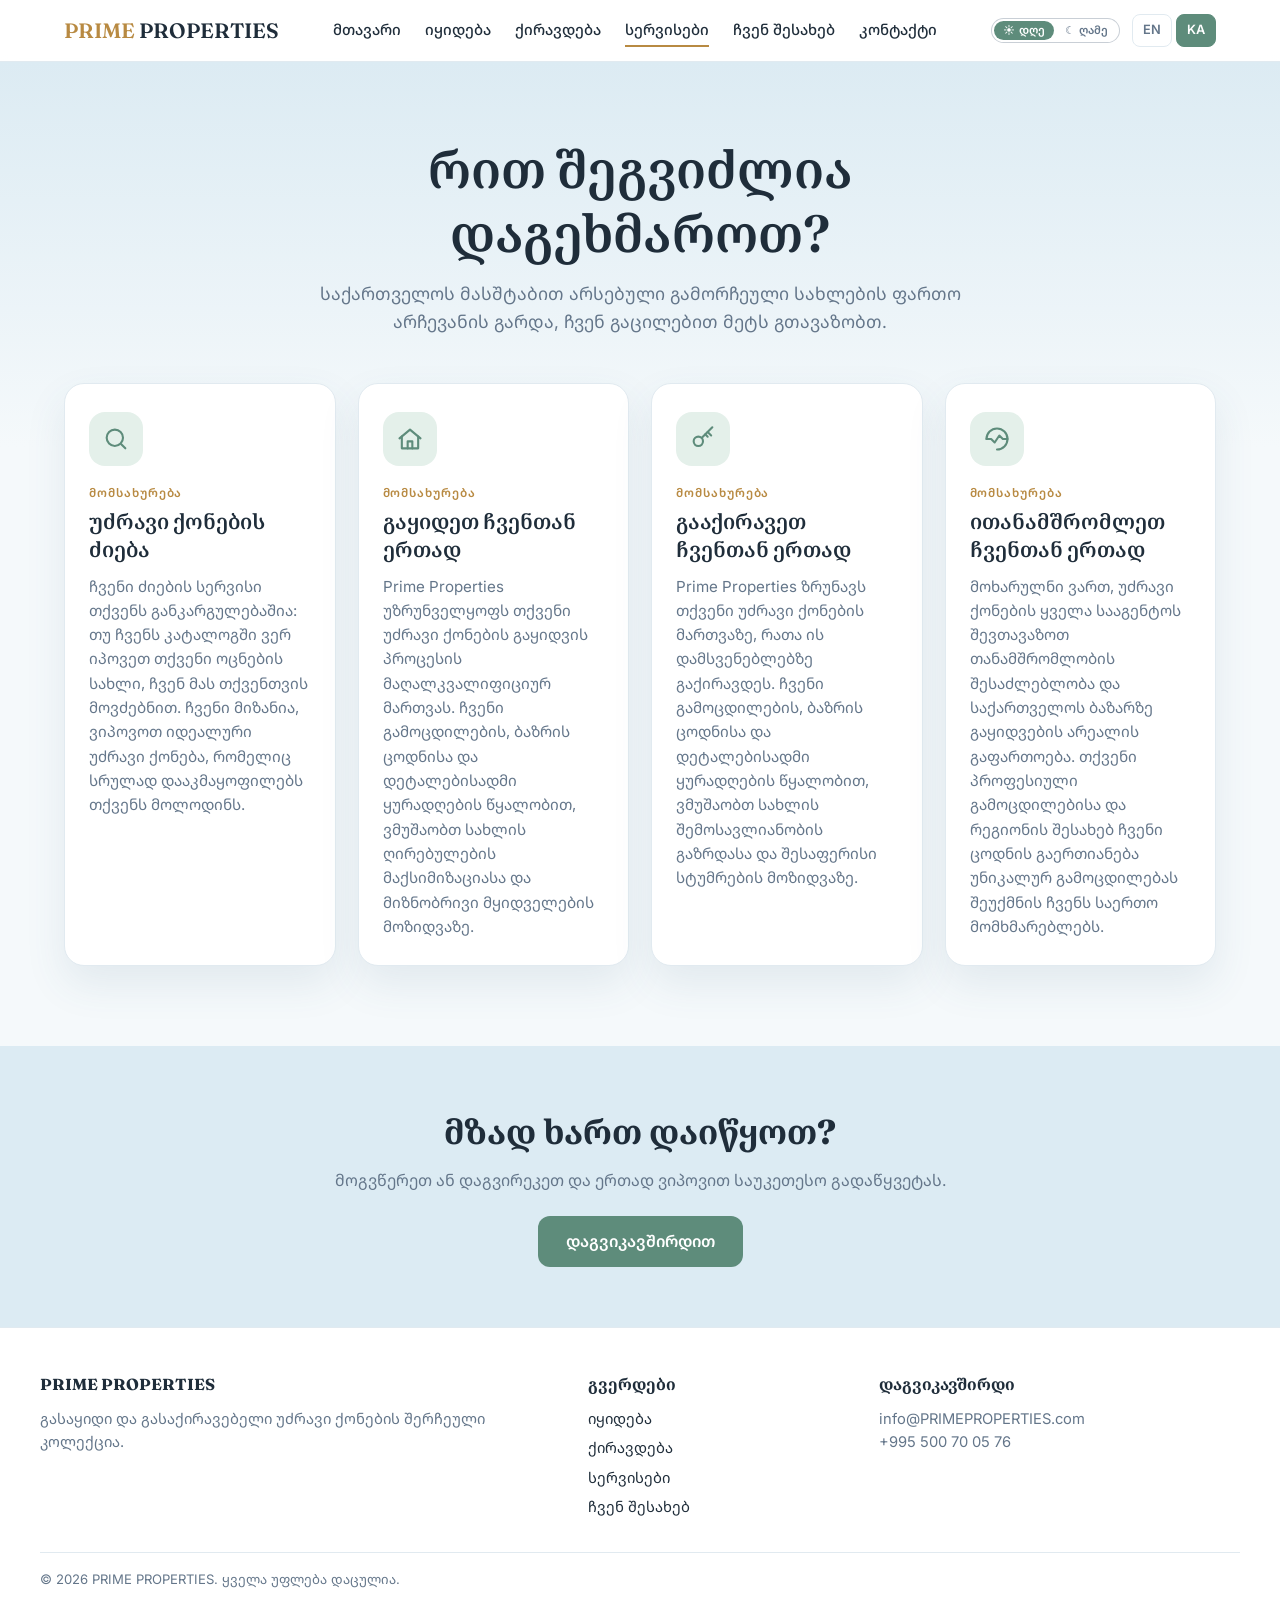
<file: services.html>
<!DOCTYPE html>
<html lang="ka">
<head>
<meta charset="UTF-8">
<meta name="viewport" content="width=device-width, initial-scale=1">
<title>სერვისები | PRIME PROPERTIES</title>
<link rel="preconnect" href="https://fonts.googleapis.com">
<link rel="preconnect" href="https://fonts.gstatic.com" crossorigin>
<link href="https://fonts.googleapis.com/css2?family=Fraunces:opsz,wght@9..144,500;9..144,600&family=Inter:wght@400;500;600&family=Noto+Sans+Georgian:wght@400;500;600&family=Noto+Serif+Georgian:wght@500;600&display=swap" rel="stylesheet">
<style>
:root{
  --bg:#F5F9FB; --surface:#fff; --ink:#1F2D3A; --muted:#64768A;
  --sky:#DCEBF3; --sage:#5E8C7B; --sage-dark:#4C7666; --sage-soft:#E4F0EA; --gold:#B88A42; --line:#E1EAF0;
  --serif:'Fraunces','Noto Serif Georgian',Georgia,serif;
  --sans:'Inter','Noto Sans Georgian',system-ui,sans-serif;
}
*{box-sizing:border-box;margin:0;padding:0}
body{font-family:var(--sans);background:var(--bg);color:var(--ink);line-height:1.6}
a{color:inherit;text-decoration:none}
:focus-visible{outline:3px solid var(--gold);outline-offset:2px}

/* Header */
.site-header{background:rgba(255,255,255,.92);backdrop-filter:blur(8px);border-bottom:1px solid var(--line);position:sticky;top:0;z-index:20}
.nav{max-width:1200px;margin:0 auto;padding:14px 24px;display:flex;align-items:center;justify-content:space-between;gap:16px}
.logo{font-family:var(--serif);font-size:1.3rem;font-weight:600}
.logo span{color:var(--gold)}
.nav ul{display:flex;gap:24px;list-style:none;font-size:.93rem;font-weight:500}
.nav ul a{padding:6px 0;border-bottom:2px solid transparent}
.nav ul a:hover,.nav ul a.active{border-color:var(--gold)}
.lang{display:flex;gap:4px}
.lang button{border:1px solid var(--line);background:#fff;padding:5px 10px;border-radius:8px;font:inherit;font-size:.8rem;font-weight:600;cursor:pointer;color:var(--muted)}
.lang button.on{background:var(--sage);border-color:var(--sage);color:#fff}
.menu-btn{display:none;background:none;border:1px solid var(--line);border-radius:8px;padding:8px 12px;font-size:1rem;cursor:pointer}

/* Hero */
.hero{background:linear-gradient(180deg,var(--sky) 0%,var(--bg) 100%);padding:76px 24px 110px;text-align:center}
.hero h1{font-family:var(--serif);font-weight:600;font-size:clamp(2rem,5vw,3.2rem);line-height:1.25;max-width:760px;margin:0 auto 14px}
.hero p{color:var(--muted);font-size:1.1rem;max-width:720px;margin:0 auto}

/* Services */
.services{max-width:1200px;margin:-64px auto 0;padding:0 24px 80px;position:relative;z-index:5}
.cols{display:grid;grid-template-columns:repeat(4,1fr);gap:22px}
.col{background:var(--surface);border:1px solid var(--line);border-radius:20px;padding:28px 24px 26px;display:flex;flex-direction:column;box-shadow:0 18px 40px rgba(60,100,130,.10);transition:transform .25s,box-shadow .25s}
.col:hover{transform:translateY(-4px);box-shadow:0 22px 44px rgba(60,100,130,.16)}
.ico{width:54px;height:54px;border-radius:16px;background:var(--sage-soft);color:var(--sage);display:grid;place-items:center;margin-bottom:18px}
.ico svg{width:28px;height:28px}
.kicker{font-size:.74rem;letter-spacing:.08em;text-transform:uppercase;color:var(--gold);font-weight:600;margin-bottom:6px}
.col h2{font-family:var(--serif);font-weight:600;font-size:1.3rem;line-height:1.3;margin-bottom:12px}
.col p{color:var(--muted);font-size:.95rem;flex:1}

/* CTA */
.cta-band{background:var(--sky);padding:60px 24px;text-align:center}
.cta-band h2{font-family:var(--serif);font-size:clamp(1.5rem,3.5vw,2.1rem);margin-bottom:8px}
.cta-band p{color:var(--muted);margin-bottom:22px}
.cta{display:inline-block;background:var(--sage);color:#fff;padding:13px 28px;border-radius:12px;font-weight:600;transition:background .2s}
.cta:hover{background:var(--sage-dark)}

/* Footer */
footer{background:#fff;padding:44px 24px 24px;border-top:1px solid var(--line)}
.foot-in{max-width:1200px;margin:0 auto;display:grid;grid-template-columns:2fr 1fr 1.4fr;gap:32px}
footer h4{font-family:var(--serif);margin-bottom:10px}
footer li{list-style:none;margin-bottom:6px;font-size:.92rem}
footer p{font-size:.92rem;color:var(--muted)}
.copy{max-width:1200px;margin:26px auto 0;padding-top:16px;border-top:1px solid var(--line);font-size:.82rem;color:var(--muted)}

@media(max-width:1000px){.cols{grid-template-columns:repeat(2,1fr)}}
@media(max-width:900px){.foot-in{grid-template-columns:1fr}}
@media(max-width:720px){
  .menu-btn{display:block}
  .nav ul{display:none;position:absolute;top:100%;left:0;right:0;background:#fff;flex-direction:column;gap:0;padding:8px 24px 16px;border-bottom:1px solid var(--line)}
  .nav ul.open{display:flex}
  .nav ul li{padding:10px 0}
  .cols{grid-template-columns:1fr}
}
@media(prefers-reduced-motion:reduce){*{transition:none!important}}
</style>
<link rel="stylesheet" href="theme.css">
<script src="theme.js"></script>
</head>
<body>

<header class="site-header">
  <nav class="nav" aria-label="Main">
    <a href="index.html" class="logo"><span>PRIME</span> PROPERTIES</a>
    <button class="menu-btn" id="menuBtn" aria-label="Menu">☰</button>
    <ul id="menu">
      <li><a href="index.html" data-i18n="nav_home">მთავარი</a></li>
      <li><a href="seal.html" data-i18n="nav_sale">იყიდება</a></li>
      <li><a href="rent.html" data-i18n="nav_rent">ქირავდება</a></li>
      <li><a href="services.html" class="active" data-i18n="nav_services">სერვისები</a></li>
      <li><a href="about.html" data-i18n="nav_about">ჩვენ შესახებ</a></li>
      <li><a href="contact.html" data-i18n="nav_contact">კონტაქტი</a></li>
    </ul>
    <div class="lang"><button data-lang="en">EN</button><button data-lang="ka" class="on">KA</button></div>
  </nav>
</header>

<section class="hero">
  <h1 data-i18n="h1">რით შეგვიძლია დაგეხმაროთ?</h1>
  <p data-i18n="sub">საქართველოს მასშტაბით არსებული გამორჩეული სახლების ფართო არჩევანის გარდა, ჩვენ გაცილებით მეტს გთავაზობთ.</p>
</section>

<section class="services">
  <div class="cols">
    <article class="col">
      <div class="ico"><svg viewBox="0 0 24 24" fill="none" stroke="currentColor" stroke-width="1.8" stroke-linecap="round" stroke-linejoin="round" aria-hidden="true"><circle cx="11" cy="11" r="7"/><path d="m20 20-3.5-3.5"/></svg></div>
      <div class="kicker" data-i18n="kicker">მომსახურება</div>
      <h2 data-i18n="t1">უძრავი ქონების ძიება</h2>
      <p data-i18n="p1">ჩვენი ძიების სერვისი თქვენს განკარგულებაშია: თუ ჩვენს კატალოგში ვერ იპოვეთ თქვენი ოცნების სახლი, ჩვენ მას თქვენთვის მოვძებნით. ჩვენი მიზანია, ვიპოვოთ იდეალური უძრავი ქონება, რომელიც სრულად დააკმაყოფილებს თქვენს მოლოდინს.</p>
    </article>

    <article class="col">
      <div class="ico"><svg viewBox="0 0 24 24" fill="none" stroke="currentColor" stroke-width="1.8" stroke-linecap="round" stroke-linejoin="round" aria-hidden="true"><path d="M3 11.5 12 4l9 7.5"/><path d="M5 10v10h14V10"/><path d="M10 20v-6h4v6"/></svg></div>
      <div class="kicker" data-i18n="kicker">მომსახურება</div>
      <h2 data-i18n="t2">გაყიდეთ ჩვენთან ერთად</h2>
      <p data-i18n="p2">Prime Properties უზრუნველყოფს თქვენი უძრავი ქონების გაყიდვის პროცესის მაღალკვალიფიციურ მართვას. ჩვენი გამოცდილების, ბაზრის ცოდნისა და დეტალებისადმი ყურადღების წყალობით, ვმუშაობთ სახლის ღირებულების მაქსიმიზაციასა და მიზნობრივი მყიდველების მოზიდვაზე.</p>
    </article>

    <article class="col">
      <div class="ico"><svg viewBox="0 0 24 24" fill="none" stroke="currentColor" stroke-width="1.8" stroke-linecap="round" stroke-linejoin="round" aria-hidden="true"><circle cx="8" cy="14" r="4"/><path d="m11 11 9-9"/><path d="m16 6 3 3"/><path d="m14 8 2 2"/></svg></div>
      <div class="kicker" data-i18n="kicker">მომსახურება</div>
      <h2 data-i18n="t3">გააქირავეთ ჩვენთან ერთად</h2>
      <p data-i18n="p3">Prime Properties ზრუნავს თქვენი უძრავი ქონების მართვაზე, რათა ის დამსვენებლებზე გაქირავდეს. ჩვენი გამოცდილების, ბაზრის ცოდნისა და დეტალებისადმი ყურადღების წყალობით, ვმუშაობთ სახლის შემოსავლიანობის გაზრდასა და შესაფერისი სტუმრების მოზიდვაზე.</p>
    </article>

    <article class="col">
      <div class="ico"><svg viewBox="0 0 24 24" fill="none" stroke="currentColor" stroke-width="1.8" stroke-linecap="round" stroke-linejoin="round" aria-hidden="true"><path d="M3 12h4l3 3 4-6 3 3h4"/><path d="M12 21a9 9 0 1 0-9-9"/></svg></div>
      <div class="kicker" data-i18n="kicker">მომსახურება</div>
      <h2 data-i18n="t4">ითანამშრომლეთ ჩვენთან ერთად</h2>
      <p data-i18n="p4">მოხარულნი ვართ, უძრავი ქონების ყველა სააგენტოს შევთავაზოთ თანამშრომლობის შესაძლებლობა და საქართველოს ბაზარზე გაყიდვების არეალის გაფართოება. თქვენი პროფესიული გამოცდილებისა და რეგიონის შესახებ ჩვენი ცოდნის გაერთიანება უნიკალურ გამოცდილებას შეუქმნის ჩვენს საერთო მომხმარებლებს.</p>
    </article>
  </div>
</section>

<section class="cta-band">
  <h2 data-i18n="ctah">მზად ხართ დაიწყოთ?</h2>
  <p data-i18n="ctap">მოგვწერეთ ან დაგვირეკეთ და ერთად ვიპოვით საუკეთესო გადაწყვეტას.</p>
  <a href="contact.html" class="cta" data-i18n="ctab">დაგვიკავშირდით</a>
</section>

<footer id="contact">
  <div class="foot-in">
    <div><h4>PRIME PROPERTIES</h4><p data-i18n="f_about">გასაყიდი და გასაქირავებელი უძრავი ქონების შერჩეული კოლექცია.</p></div>
    <div><h4 data-i18n="f_pages">გვერდები</h4><ul><li><a href="seal.html" data-i18n="nav_sale">იყიდება</a></li><li><a href="rent.html" data-i18n="nav_rent">ქირავდება</a></li><li><a href="services.html" data-i18n="nav_services">სერვისები</a></li><li><a href="about.html" data-i18n="nav_about">ჩვენ შესახებ</a></li></ul></div>
    <div><h4 data-i18n="f_touch">დაგვიკავშირდი</h4><p>info@PRIMEPROPERTIES.com<br>+995 500 70 05 76</p></div>
  </div>
  <div class="copy" data-i18n="copy">© 2026 PRIME PROPERTIES. ყველა უფლება დაცულია.</div>
</footer>

<script>
const T = {
 en:{title:'Services | PRIME PROPERTIES',
  nav_home:'Home',nav_sale:'For sale',nav_rent:'For rent',nav_services:'Services',nav_about:'About us',nav_contact:'Contacts',
  h1:'How can we help you?',
  sub:'Besides a wide selection of outstanding homes across Georgia, we offer so much more.',
  kicker:'Service',
  t1:'Property search',
  p1:"Our search service is at your disposal: if you can't find your dream home in our catalogue, we will find it for you. Our goal is to find the ideal property that fully meets your expectations.",
  t2:'Sell with us',
  p2:'Prime Properties provides highly professional management of the sale of your property. Thanks to our experience, market knowledge and attention to detail, we work to maximise the value of your home and attract the right buyers.',
  t3:'Rent with us',
  p3:'Prime Properties takes care of managing your property so that it can be rented out to holidaymakers. Thanks to our experience, market knowledge and attention to detail, we work to increase your home’s income and attract suitable guests.',
  t4:'Partner with us',
  p4:'We are happy to offer every real estate agency the chance to cooperate and expand their sales reach in the Georgian market. Combining your professional experience with our knowledge of the region will create a unique experience for our shared clients.',
  ctah:'Ready to get started?',ctap:"Write or call us and together we'll find the best solution.",ctab:'Contact us',
  f_about:'A curated collection of properties for sale and for rent.',f_pages:'Pages',f_touch:'Get in touch',
  copy:'© 2026 PRIME PROPERTIES. All rights reserved.'},
 ka:{title:'სერვისები | PRIME PROPERTIES',
  nav_home:'მთავარი',nav_sale:'იყიდება',nav_rent:'ქირავდება',nav_services:'სერვისები',nav_about:'ჩვენ შესახებ',nav_contact:'კონტაქტი',
  h1:'რით შეგვიძლია დაგეხმაროთ?',
  sub:'საქართველოს მასშტაბით არსებული გამორჩეული სახლების ფართო არჩევანის გარდა, ჩვენ გაცილებით მეტს გთავაზობთ.',
  kicker:'მომსახურება',
  t1:'უძრავი ქონების ძიება',
  p1:'ჩვენი ძიების სერვისი თქვენს განკარგულებაშია: თუ ჩვენს კატალოგში ვერ იპოვეთ თქვენი ოცნების სახლი, ჩვენ მას თქვენთვის მოვძებნით. ჩვენი მიზანია, ვიპოვოთ იდეალური უძრავი ქონება, რომელიც სრულად დააკმაყოფილებს თქვენს მოლოდინს.',
  t2:'გაყიდეთ ჩვენთან ერთად',
  p2:'Prime Properties უზრუნველყოფს თქვენი უძრავი ქონების გაყიდვის პროცესის მაღალკვალიფიციურ მართვას. ჩვენი გამოცდილების, ბაზრის ცოდნისა და დეტალებისადმი ყურადღების წყალობით, ვმუშაობთ სახლის ღირებულების მაქსიმიზაციასა და მიზნობრივი მყიდველების მოზიდვაზე.',
  t3:'გააქირავეთ ჩვენთან ერთად',
  p3:'Prime Properties ზრუნავს თქვენი უძრავი ქონების მართვაზე, რათა ის დამსვენებლებზე გაქირავდეს. ჩვენი გამოცდილების, ბაზრის ცოდნისა და დეტალებისადმი ყურადღების წყალობით, ვმუშაობთ სახლის შემოსავლიანობის გაზრდასა და შესაფერისი სტუმრების მოზიდვაზე.',
  t4:'ითანამშრომლეთ ჩვენთან ერთად',
  p4:'მოხარულნი ვართ, უძრავი ქონების ყველა სააგენტოს შევთავაზოთ თანამშრომლობის შესაძლებლობა და საქართველოს ბაზარზე გაყიდვების არეალის გაფართოება. თქვენი პროფესიული გამოცდილებისა და რეგიონის შესახებ ჩვენი ცოდნის გაერთიანება უნიკალურ გამოცდილებას შეუქმნის ჩვენს საერთო მომხმარებლებს.',
  ctah:'მზად ხართ დაიწყოთ?',ctap:'მოგვწერეთ ან დაგვირეკეთ და ერთად ვიპოვით საუკეთესო გადაწყვეტას.',ctab:'დაგვიკავშირდით',
  f_about:'გასაყიდი და გასაქირავებელი უძრავი ქონების შერჩეული კოლექცია.',f_pages:'გვერდები',f_touch:'დაგვიკავშირდი',
  copy:'© 2026 PRIME PROPERTIES. ყველა უფლება დაცულია.'}
};
let lang = 'ka';
try { if (localStorage.getItem('lang') === 'en') lang = 'en'; } catch (e) {}
function setLang(l){
  lang = l;
  document.documentElement.lang = l;
  document.title = T[l].title;
  try { localStorage.setItem('lang', l); } catch (e) {}
  document.querySelectorAll('[data-i18n]').forEach(el => { const v = T[l][el.dataset.i18n]; if (v) el.textContent = v; });
  document.querySelectorAll('.lang button').forEach(b => b.classList.toggle('on', b.dataset.lang === l));
}
document.querySelector('.lang').addEventListener('click', e => { const b = e.target.closest('button'); if (b) setLang(b.dataset.lang); });
document.getElementById('menuBtn').addEventListener('click', () => document.getElementById('menu').classList.toggle('open'));
setLang(lang);
</script>
</body>
</html>
</file>
<file: style.css>
/* Global Reset & Base Fonts */
* {
    margin: 0;
    padding: 0;
    box-sizing: border-box;
}

body {
    font-family: 'Montserrat', sans-serif;
    color: #333333;
    background-color: #fdfbf7;
    line-height: 1.6;
}

h1, h2, h3 {
    font-family: 'Cormorant Garamond', serif;
    font-weight: 600;
}

.container {
    max-width: 1200px;
    margin: 0 auto;
    padding: 80px 20px;
}

.bg-light {
    background-color: #f4efe6;
}

.section-title {
    text-align: center;
    font-size: 2.5rem;
    margin-bottom: 40px;
    color: #2c3e50;
    letter-spacing: 1px;
}

/* Navbar */
.navbar {
    display: flex;
    justify-content: space-between;
    align-items: center;
    padding: 20px 40px;
    background-color: rgba(255, 255, 255, 0.95);
    position: fixed;
    top: 0;
    width: 100%;
    z-index: 1000;
    box-shadow: 0 2px 10px rgba(0,0,0,0.05);
}

.logo {
    font-family: 'Cormorant Garamond', serif;
    font-size: 1.8rem;
    font-weight: 600;
    letter-spacing: 2px;
    color: #1a252f;
}

.nav-links a {
    text-decoration: none;
    color: #555555;
    margin-left: 25px;
    font-size: 0.9rem;
    font-weight: 500;
    transition: color 0.3s;
}

.nav-links a:hover {
    color: #8b5a2b;
}

.btn-nav {
    border: 1px solid #8b5a2b;
    padding: 8px 16px;
    border-radius: 20px;
    color: #8b5a2b !important;
}

/* Hero Section */
.hero {
    height: 100vh;
    /* ოდნავ უფრო მუქი ფენა, რომ ტექსტი ფოტოს ფონზე მკაფიოდ გამოჩნდეს */
    background:
        linear-gradient(rgba(10, 18, 24, 0.48), rgba(10, 18, 24, 0.48)),
        url('tbilisi.jpg') center/cover no-repeat;
    display: flex;
    justify-content: center;
    align-items: center;
    text-align: center;
    color: #ffffff;
    padding: 0 20px;
}

.hero-content {
    width: 100%;
    max-width: 1200px;
}

.hero-content h1 {
    color: #dbf2f8;
    font-size: 3.5rem;
    line-height: 1.2;
    margin-bottom: 18px;
    /* მუქი ჩრდილი ზრდის სათაურის კონტრასტს */
    text-shadow: 2px 3px 8px rgba(0, 0, 0, 0.9);
}

.hero-content p {
    color: #ffffff;
    font-size: 1.2rem;
    line-height: 1.6;
    margin-bottom: 30px;
    font-weight: 400;
    text-shadow: 1px 2px 6px rgba(0, 0, 0, 0.95);
}

/* Hero Buttons Container */
.hero-buttons {
    display: flex;
    gap: 20px;
    justify-content: center;
    align-items: center;
    flex-wrap: wrap;
}

/* Primary Button Base Styles */
.btn-primary {
    display: inline-block;
    padding: 18px 60px;
    font-size: 2rem;
    font-weight: 600;
    text-decoration: none;
    border-radius: 0;               /* კვადრატული/ოთხკუთხედი ფორმა */
    cursor: pointer;
    transition: all 0.3s ease;
    box-shadow: 0 4px 10px rgba(0, 0, 0, 0.15);
}

/* ყიდვის ღილაკი */
.btn-sell {
    background-color: #f8a558;
    color: #ffffff;
    border: 2px solid #2b2b2b;
}

.btn-sell:hover {
    background-color: #D8C9A3;
    border-color: #D8C9A3;
    color: #333333;
}

/* გაქირავების ღილაკი */
.btn-rent {
    background-color: #2c3e50;
    color: #ffffff;
    border: 2px solid #e0b668;
}

.btn-rent:hover {
    background-color: #1a252f;
    border-color: #1a252f;
}

/* Cards / Catalog */
.card-grid {
    display: grid;
    grid-template-columns: repeat(auto-fit, minmax(320px, 1fr));
    gap: 30px;
}

.card {
    background: #ffffff;
    border-radius: 8px;
    overflow: hidden;
    box-shadow: 0 4px 15px rgba(0,0,0,0.06);
    transition: transform 0.3s ease;
}

.card:hover {
    transform: translateY(-5px);
}

.card-img {
    height: 240px;
    background-size: cover;
    background-position: center;
}

.card-body {
    padding: 25px;
}

.card-body h3 {
    font-size: 1.6rem;
    margin-bottom: 5px;
}

.location {
    font-size: 0.85rem;
    color: #888888;
    margin-bottom: 15px;
    text-transform: uppercase;
    letter-spacing: 1px;
}

.description {
    font-size: 0.95rem;
    color: #666666;
    margin-bottom: 20px;
}

.card-footer {
    display: flex;
    justify-content: space-between;
    align-items: center;
    border-top: 1px solid #eeeeee;
    padding-top: 15px;
}

.price {
    font-weight: 600;
    color: #8b5a2b;
}

.btn-secondary {
    background: none;
    border: 1px solid #C6B58A;
    padding: 6px 14px;
    border-radius: 4px;
    cursor: pointer;
    transition: all 0.3s;
}

.btn-secondary:hover {
    border-color: #8b5a2b;
    color: #8b5a2b;
}

/* Services Section */
.services-grid {
    display: grid;
    grid-template-columns: repeat(auto-fit, minmax(280px, 1fr));
    gap: 30px;
    text-align: center;
}

.service-item {
    background: #ffffff;
    padding: 40px 20px;
    border-radius: 8px;
    border: 1px solid #eae0d0;
}

.service-item h3 {
    font-size: 1.8rem;
    margin-bottom: 15px;
    color: #2c3e50;
}

/* Contact Form */
.contact-form {
    max-width: 600px;
    margin: 0 auto;
    display: flex;
    flex-direction: column;
    gap: 15px;
}

.contact-form input, 
.contact-form textarea {
    width: 100%;
    padding: 12px 15px;
    border: 1px solid #dddddd;
    border-radius: 4px;
    font-family: inherit;
    font-size: 0.95rem;
}

.contact-form input:focus, 
.contact-form textarea:focus {
    outline: none;
    border-color: #8b5a2b;
}

/* Footer */
footer {
    text-align: center;
    padding: 30px;
    background-color: #1a252f;
    color: #aaaaaa;
    font-size: 0.85rem;
}

/* Responsive Design */
@media (max-width: 768px) {
    .hero-content h1 {
        font-size: 2.2rem;
        line-height: 1.25;
    }

    .hero-content p {
        font-size: 1rem;
    }
    .navbar {
        flex-direction: column;
        gap: 10px;
    }
    .nav-links a {
        margin: 0 10px;
    }
}/* Language Switcher Styles */
.nav-links {
    display: flex;
    align-items: center;
}

.lang-switch {
    display: inline-flex;
    align-items: center;
    gap: 6px;
    margin-left: 25px;
}

.lang-btn {
    background: none;
    border: none;
    color: #555555;
    font-size: 0.85rem;
    font-weight: 600;
    cursor: pointer;
    opacity: 0.6;
    transition: all 0.3s ease;
    padding: 2px 4px;
    font-family: 'Montserrat', sans-serif;
}

.lang-btn:hover {
    opacity: 1;
    color: #8b5a2b;
}

.lang-btn.active {
    opacity: 1;
    color: #8b5a2b;
    border-bottom: 2px solid #8b5a2b;
}

.lang-divider {
    color: #cccccc;
    font-size: 0.8rem;
}
/* ===== Mobile ===== */
@media (max-width: 768px) {
    .navbar { flex-direction: row; flex-wrap: wrap; justify-content: center; gap: 6px 12px; padding: 10px 12px; }
    .logo { font-size: 1.3rem; letter-spacing: 1px; width: 100%; text-align: center; }
    .nav-links { display: flex; flex-wrap: wrap; justify-content: center; align-items: center; gap: 4px 4px; }
    .nav-links a { margin: 0 6px; font-size: 0.85rem; }
    .hero { min-height: 100vh; height: auto; padding: 120px 16px 50px; }
    .hero-content h1 { font-size: 2rem; }
    .hero-content p { font-size: 1rem; }
    .hero-buttons { flex-direction: column; gap: 12px; }
    .btn-primary { display: block; width: 100%; max-width: 340px; padding: 14px 20px; font-size: 1.2rem; text-align: center; }
    .container { padding: 50px 16px; }
    .section-title { font-size: 1.8rem; }
}

.logo img { height: 72px; width: auto; display: block; }
@media (max-width: 768px) { .logo { display: flex; justify-content: center; } .logo img { height: 56px; } }

/* ღამის ფონი (20:00–06:00) */
html[data-theme="dark"] .hero {
    background:
        linear-gradient(rgba(10, 18, 24, 0.40), rgba(10, 18, 24, 0.40)),
        url('tbilisi-night.jpg') center/cover no-repeat;
}

/* ღამის მენიუ */
.navbar, .logo img, .nav-links a, .lang-btn { transition: background-color .4s, color .4s, filter .4s; }
html[data-theme="dark"] .navbar { background-color: rgba(12, 20, 28, 0.88); box-shadow: 0 2px 14px rgba(0,0,0,0.5); }
html[data-theme="dark"] .logo img { filter: brightness(0) invert(1); }
html[data-theme="dark"] .nav-links a { color: #e8dcc6; }
html[data-theme="dark"] .nav-links a:hover { color: #f8a558; }
html[data-theme="dark"] .btn-nav { border-color: #f8a558; color: #f8a558 !important; }
html[data-theme="dark"] .lang-btn { color: #e8dcc6; }
html[data-theme="dark"] .lang-btn:hover, html[data-theme="dark"] .lang-btn.active { color: #f8a558; }
html[data-theme="dark"] .lang-btn.active { border-bottom-color: #f8a558; }
html[data-theme="dark"] .lang-divider { color: #6b7783; }
html[data-theme="dark"] footer { background-color: #0c141c; color: #cfc5b3; }

/* ბნელი რეჟიმის ზოგადი ფონი (გალერეა და სხვა გვერდები style.css-ით) */
html[data-theme="dark"] body { background-color: #0f1a23; color: #e8dcc6; }
html[data-theme="dark"] .section-title { color: #e8dcc6; }
body { transition: background-color .4s, color .4s; }

/* ===== მთავარი გვერდის მენიუ: ლოგო მარცხნივ, ბმულები შუაში, კონტაქტი+ენა მარჯვნივ ===== */
.navbar-home { display: grid; grid-template-columns: 1fr auto 1fr; align-items: center; }
.navbar-home .logo { justify-self: start; }
.navbar-home .nav-center { justify-self: center; gap: 0; }
.navbar-home .nav-right { justify-self: end; }
.navbar-home .nav-center a:first-child { margin-left: 0; }
@media (max-width: 768px) {
    .navbar-home { display: flex; }
    .navbar-home .nav-center a:first-child { margin-left: 6px; }
}

/* მობილურზე უფრო მსუბუქი დღის ფონი */
@media (max-width: 768px) {
    html:not([data-theme="dark"]) .hero {
        background:
            linear-gradient(rgba(10, 18, 24, 0.48), rgba(10, 18, 24, 0.48)),
            url('tbilisi-mobile.jpg') center/cover no-repeat;
    }
}
</file>
<file: theme.css>
/* theme.css: გადამრთველის სტილი და ბნელი რეჟიმის ფერები (html[data-theme="dark"]) */

/* ---------- დღე/ღამის გადამრთველი ენის გადამრთველის მარცხნივ, ერთ ხაზზე ---------- */
.lang-wrap { display: flex; flex-direction: row; align-items: center; gap: 12px; flex-wrap: nowrap; }
.nav-links .lang-wrap { margin-left: 25px; }
.lang-wrap .lang-switch { margin-left: 0; }

.theme-toggle {
  display: inline-flex; align-items: center; gap: 2px; padding: 2px;
  border-radius: 999px; border: 1px solid rgba(100, 118, 138, .35);
  background: rgba(255, 255, 255, .65);
}
.theme-toggle.solo { margin-left: 25px; }
.theme-toggle button {
  display: inline-flex; align-items: center; gap: 4px;
  border: 0; background: transparent; color: #64768A;
  font: inherit; font-size: .7rem; font-weight: 600; line-height: 1.2;
  padding: 3px 9px; border-radius: 999px; cursor: pointer;
  transition: background .25s, color .25s;
}
.theme-toggle button:hover { color: #1F2D3A; }
.theme-toggle button.on { background: #5E8C7B; color: #fff; }
.theme-toggle button:focus-visible { outline: 2px solid #B88A42; outline-offset: 1px; }

@media (max-width: 768px) {
  .nav-links .lang-wrap, .theme-toggle.solo { margin-left: 8px; }
  .lang-wrap { gap: 8px; }
}

/* ---------- ბნელი რეჟიმი ---------- */
html[data-theme="dark"] {
  color-scheme: dark;
  --bg: #0F1A23; --surface: #16232E; --ink: #E8EEF2; --muted: #9AAAB8;
  --sky: #1B3040; --sage: #6FA38F; --sage-dark: #5E8C7B; --sage-soft: #1D3128;
  --gold: #D4A559; --line: #263644; --red: #E07A6C;
}

html[data-theme="dark"] .theme-toggle { border-color: rgba(232, 238, 242, .22); background: rgba(255, 255, 255, .07); }
html[data-theme="dark"] .theme-toggle button { color: #9AAAB8; }
html[data-theme="dark"] .theme-toggle button:hover { color: #E8EEF2; }
html[data-theme="dark"] .theme-toggle button.on { background: #D4A559; color: #1a252f; }

/* ჰედერი, ფუტერი, მენიუ */
html[data-theme="dark"] .site-header { background: rgba(15, 26, 35, .92); }
html[data-theme="dark"] footer { background: var(--surface); }
html[data-theme="dark"] .nav ul.open { background: var(--surface); }
html[data-theme="dark"] .menu-btn { color: var(--ink); }
html[data-theme="dark"] .lang button { background: var(--surface); color: var(--muted); }
html[data-theme="dark"] .lang button.on { background: var(--sage); border-color: var(--sage); color: #fff; }
html[data-theme="dark"] .copy { border-top-color: var(--line); }

/* ფორმები, ველები, ღილაკები */
html[data-theme="dark"] input,
html[data-theme="dark"] select,
html[data-theme="dark"] textarea { background: var(--surface); color: var(--ink); border-color: var(--line); }
html[data-theme="dark"] .form { background: var(--surface); }
html[data-theme="dark"] .btn.call { background: transparent; color: var(--sage); }
html[data-theme="dark"] .btn.call:hover { background: var(--sage-soft); }
html[data-theme="dark"] .chip { background: var(--surface); color: var(--ink); }
html[data-theme="dark"] .chip.on { background: var(--sage); color: #fff; }

/* სტატიკური სურათების ჩრდილები უფრო ნაზი */
html[data-theme="dark"] .search-box,
html[data-theme="dark"] .filter-box,
html[data-theme="dark"] .quick-box,
html[data-theme="dark"] .lead,
html[data-theme="dark"] .col { box-shadow: 0 18px 40px rgba(0, 0, 0, .35); }

/* ნაგულისხმევი გადასვლა */
body, .site-header, footer, .card, .panel, .desc, .form { transition: background-color .35s, color .35s, border-color .35s; }
@media (prefers-reduced-motion: reduce) { body, .site-header, footer, .card, .panel, .desc, .form { transition: none; } }
</file>
